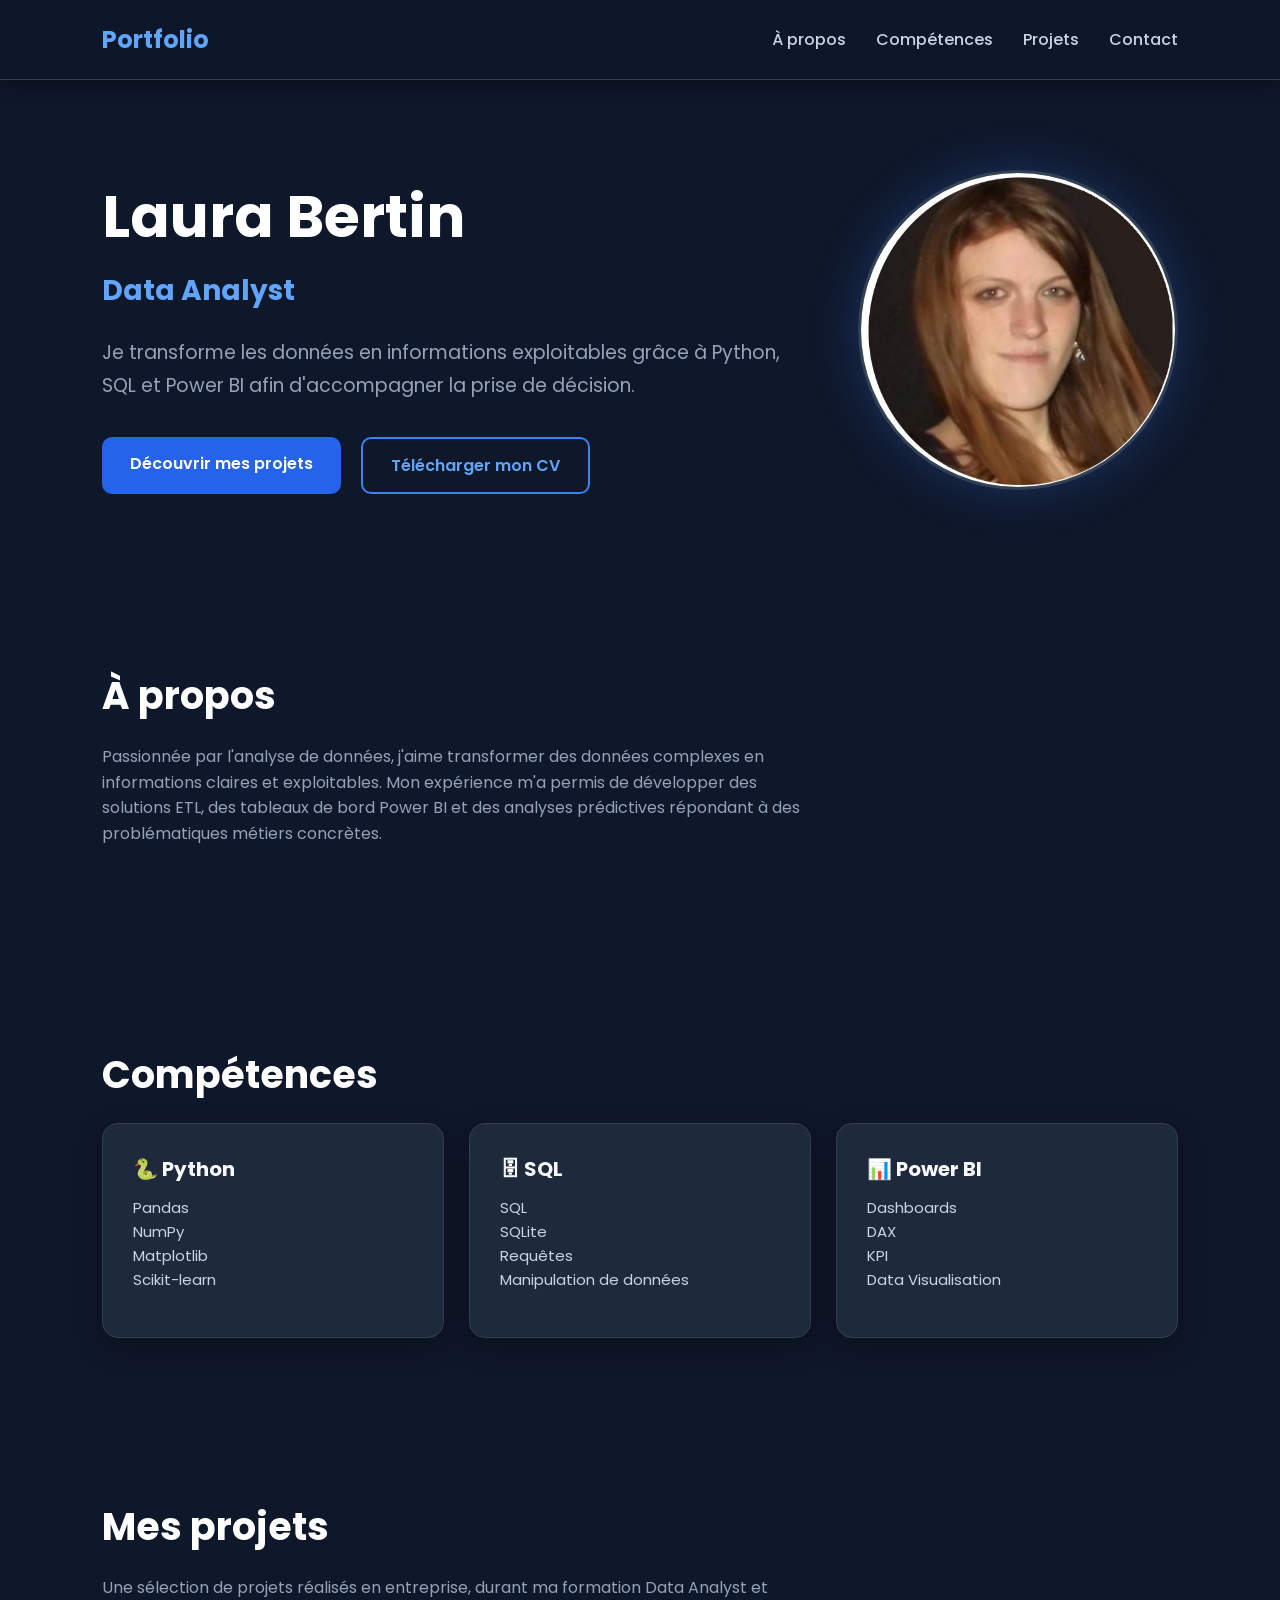
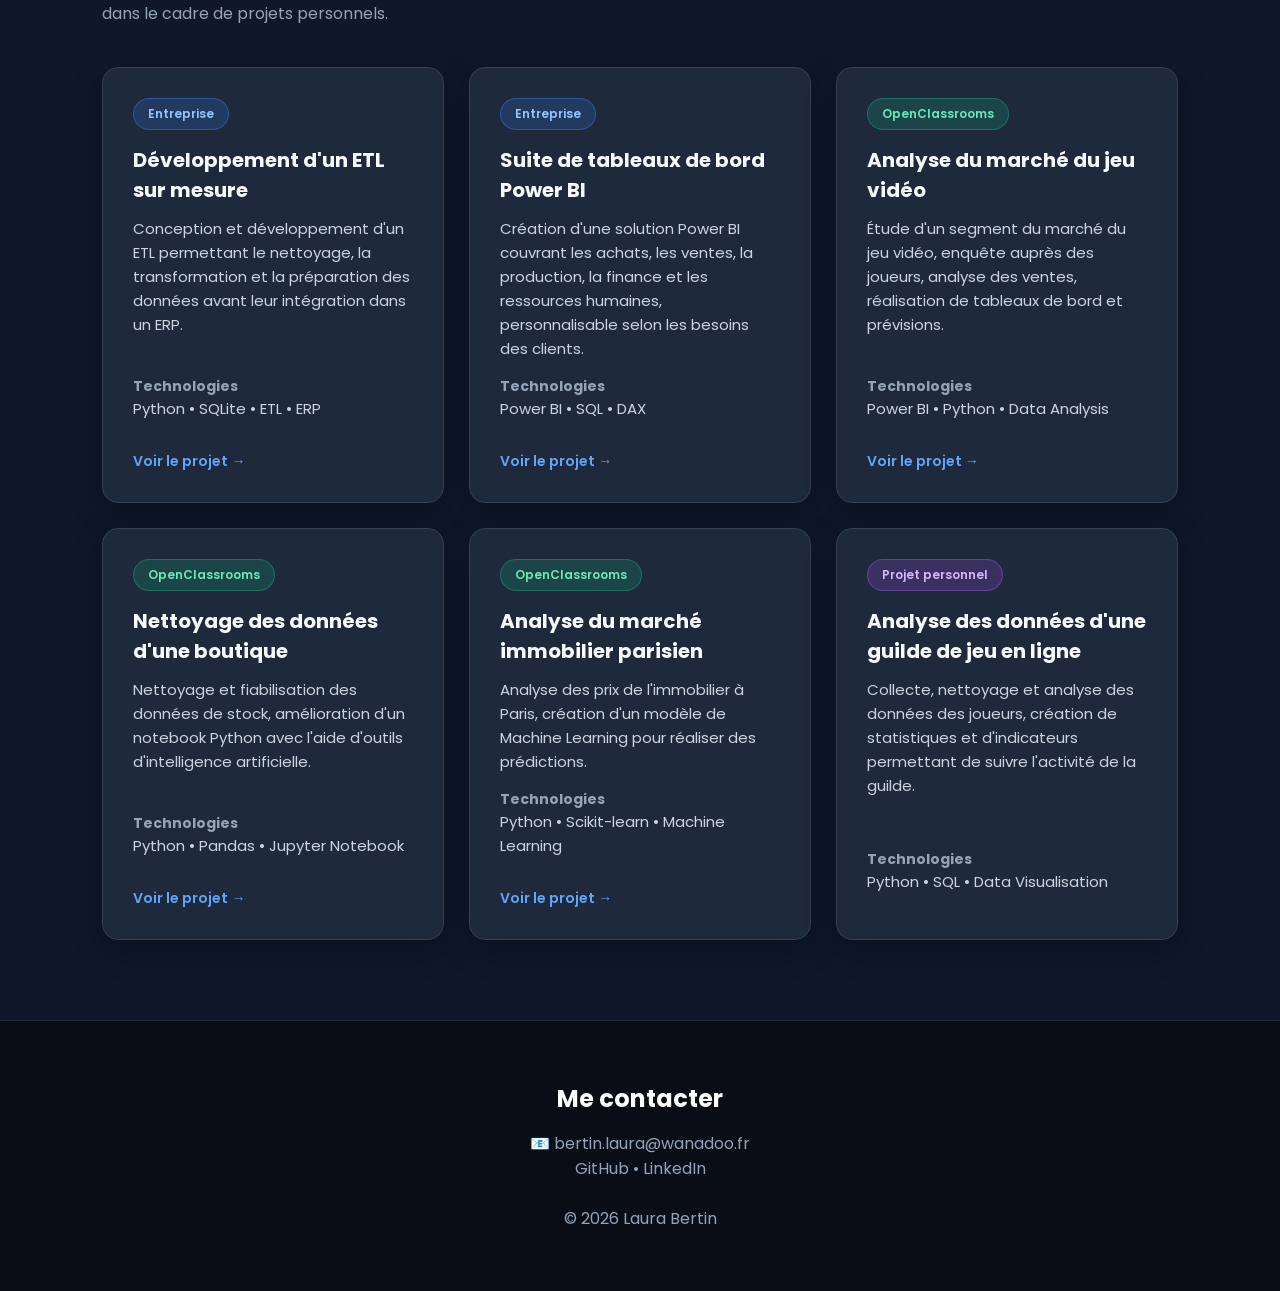
<file: index.html>
<!DOCTYPE html>
<html lang="fr">

<head>
    <meta charset="UTF-8">
    <meta name="viewport" content="width=device-width, initial-scale=1.0">
    <title>Laura Bertin | Data Analyst</title>

    <link rel="stylesheet" href="style.css">

    <!-- Police Google -->
    <link href="https://fonts.googleapis.com/css2?family=Poppins:wght@300;400;600;700&display=swap" rel="stylesheet">
</head>

<body>

    <!-- ===== Navigation ===== -->

    <nav>

        <div class="logo">Portfolio</div>

        <ul>
            <li><a href="#about">À propos</a></li>
            <li><a href="#skills">Compétences</a></li>
            <li><a href="#projects">Projets</a></li>
            <li><a href="#contact">Contact</a></li>
        </ul>

    </nav>

    <!-- ===== Hero ===== -->

    <header class="hero">

        <div class="hero-text">

            <h1>Laura Bertin</h1>

            <h2>Data Analyst</h2>

            <p>
                Je transforme les données en informations exploitables grâce à
                Python, SQL et Power BI afin d'accompagner la prise de décision.
            </p>

            <div class="buttons">

                <a href="#projects" class="btn-primary">
                    Découvrir mes projets
                </a>

                <a href="assets/cv.pdf" class="btn-secondary" target="_blank">
                    Télécharger mon CV
                </a>

            </div>

        </div>

        <div class="hero-image">

            <img src="assets/photo.jpg" alt="Laura Bertin">

        </div>

    </header>

    <!-- ===== À propos ===== -->

    <section id="about">

        <h2>À propos</h2>

        <p class="section-intro">

            Passionnée par l'analyse de données, j'aime transformer des données
            complexes en informations claires et exploitables.
            Mon expérience m'a permis de développer des solutions ETL,
            des tableaux de bord Power BI et des analyses prédictives
            répondant à des problématiques métiers concrètes.

        </p>

    </section>

    <!-- ===== Compétences ===== -->

    <section id="skills">

        <h2>Compétences</h2>

        <div class="cards">

            <div class="card">

                <h3>🐍 Python</h3>

                <p>
                    Pandas<br>
                    NumPy<br>
                    Matplotlib<br>
                    Scikit-learn
                </p>

            </div>

            <div class="card">

                <h3>🗄 SQL</h3>

                <p>
                    SQL<br>
                    SQLite<br>
                    Requêtes<br>
                    Manipulation de données
                </p>

            </div>

            <div class="card">

                <h3>📊 Power BI</h3>

                <p>
                    Dashboards<br>
                    DAX<br>
                    KPI<br>
                    Data Visualisation
                </p>

            </div>

        </div>

    </section>

    <!-- ===== Projets ===== -->

    <section id="projects">

        <h2>Mes projets</h2>

        <p class="section-intro">

            Une sélection de projets réalisés en entreprise, durant ma formation
            Data Analyst et dans le cadre de projets personnels.

        </p>

        <div class="cards">

            <!-- ETL -->

            <div class="card">

                <a href="pages/project-etl.html" class="badge pro">Entreprise</a>

                <h3>Développement d'un ETL sur mesure</h3>

                <p>

                    Conception et développement d'un ETL permettant
                    le nettoyage, la transformation et la préparation
                    des données avant leur intégration dans un ERP.

                </p>

                <strong>Technologies</strong>

                <p>
                    Python • SQLite • ETL • ERP
                </p>

                <a href="pages/project-etl.html" class="btn-detail">Voir le projet →</a>

            </div>

            <!-- POWER BI -->

            <div class="card">

                <a href="pages/project-powerbi.html" class="badge pro">Entreprise</a>

                

                <h3>Suite de tableaux de bord Power BI</h3>

                <p>

                    Création d'une solution Power BI couvrant
                    les achats, les ventes, la production,
                    la finance et les ressources humaines,
                    personnalisable selon les besoins des clients.

                </p>

                <strong>Technologies</strong>

                <p>
                    Power BI • SQL • DAX
                </p>

                <a href="pages/project-powerbi.html" class="btn-detail">Voir le projet →</a>

            </div>

            <!-- JEU VIDEO -->

            <div class="card">
                <a href="pages/project-videogames.html" class="badge formation">OpenClassrooms</a>

                <h3>Analyse du marché du jeu vidéo</h3>

                <p>

                    Étude d'un segment du marché du jeu vidéo,
                    enquête auprès des joueurs, analyse des ventes,
                    réalisation de tableaux de bord et prévisions.

                </p>

                <strong>Technologies</strong>

                <p>
                    Power BI • Python • Data Analysis
                </p>
                <a href="pages/project-videogames.html" class="btn-detail">Voir le projet →</a>
            </div>

            <!-- BOUTIQUE -->

            <div class="card">

                <a href="pages/project-boutique.html" class="badge formation">OpenClassrooms</a>

                <h3>Nettoyage des données d'une boutique</h3>

                <p>

                    Nettoyage et fiabilisation des données de stock,
                    amélioration d'un notebook Python
                    avec l'aide d'outils d'intelligence artificielle.

                </p>

                <strong>Technologies</strong>

                <p>
                    Python • Pandas • Jupyter Notebook
                </p>
                <a href="pages/project-boutique.html" class="btn-detail">Voir le projet →</a>
            </div>

            <!-- IMMOBILIER -->

            <div class="card">
                <a href="pages/project-immobilier.html" class="badge formation">OpenClassrooms</a>
                <h3>Analyse du marché immobilier parisien</h3>
                <p>
                    Analyse des prix de l'immobilier à Paris, création d'un modèle de Machine Learning pour réaliser des prédictions.
                </p>
                <strong>Technologies</strong>
                <p>
                    Python • Scikit-learn • Machine Learning
                </p>
                <a href="pages/project-immobilier.html" class="btn-detail">Voir le projet →</a>
            </div>

            <!-- GUILDE -->

            <div class="card">

                <span class="badge perso">Projet personnel</span>

                <h3>Analyse des données d'une guilde de jeu en ligne</h3>

                <p>

                    Collecte, nettoyage et analyse des données des joueurs,
                    création de statistiques et d'indicateurs
                    permettant de suivre l'activité de la guilde.

                </p>

                <strong>Technologies</strong>

                <p>
                    Python • SQL • Data Visualisation
                </p>

            </div>

        </div>

    </section>

    <!-- ===== Contact ===== -->

    <footer id="contact">

        <h2>Me contacter</h2>

        <p>
            📧 bertin.laura@wanadoo.fr
        </p>

        <p>
            GitHub • LinkedIn
        </p>

        <p style="margin-top:25px;">
            © 2026 Laura Bertin
        </p>

    </footer>

    <script src="script.js"></script>

</body>

</html>
</file>
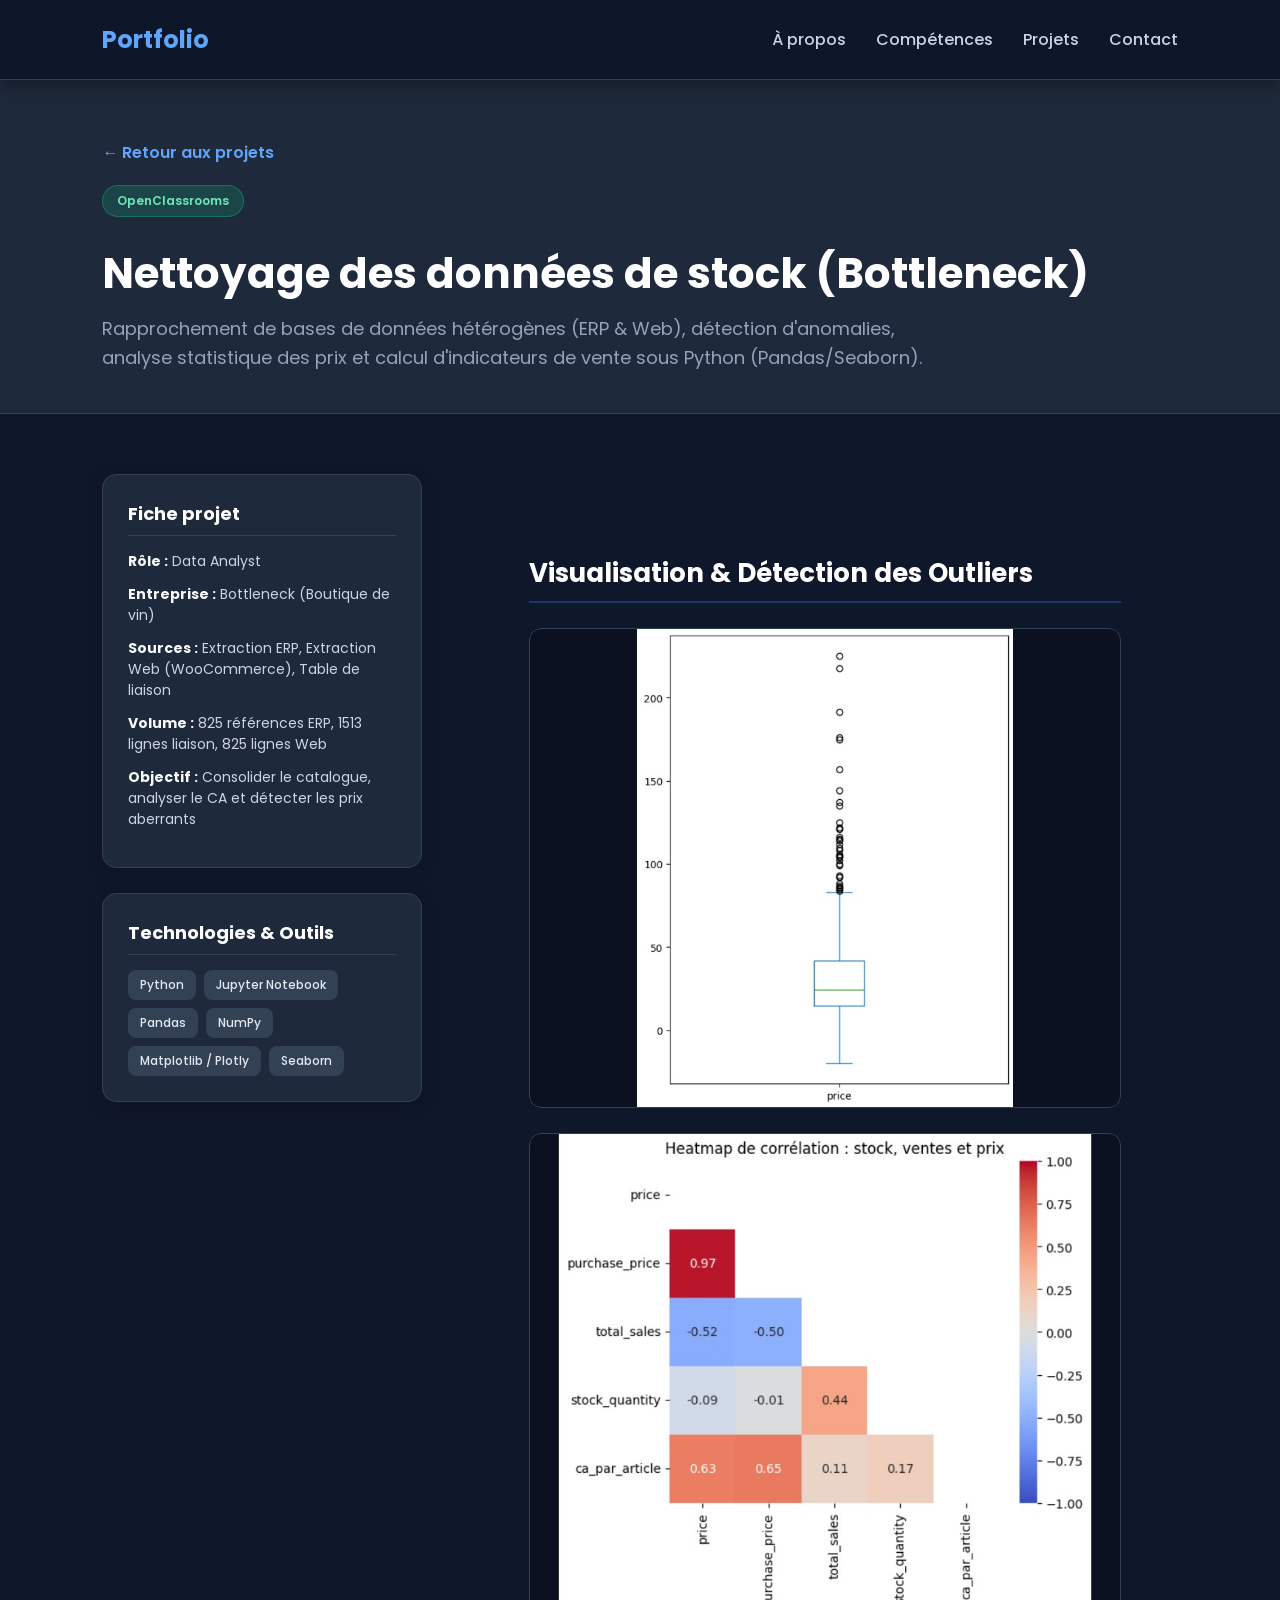
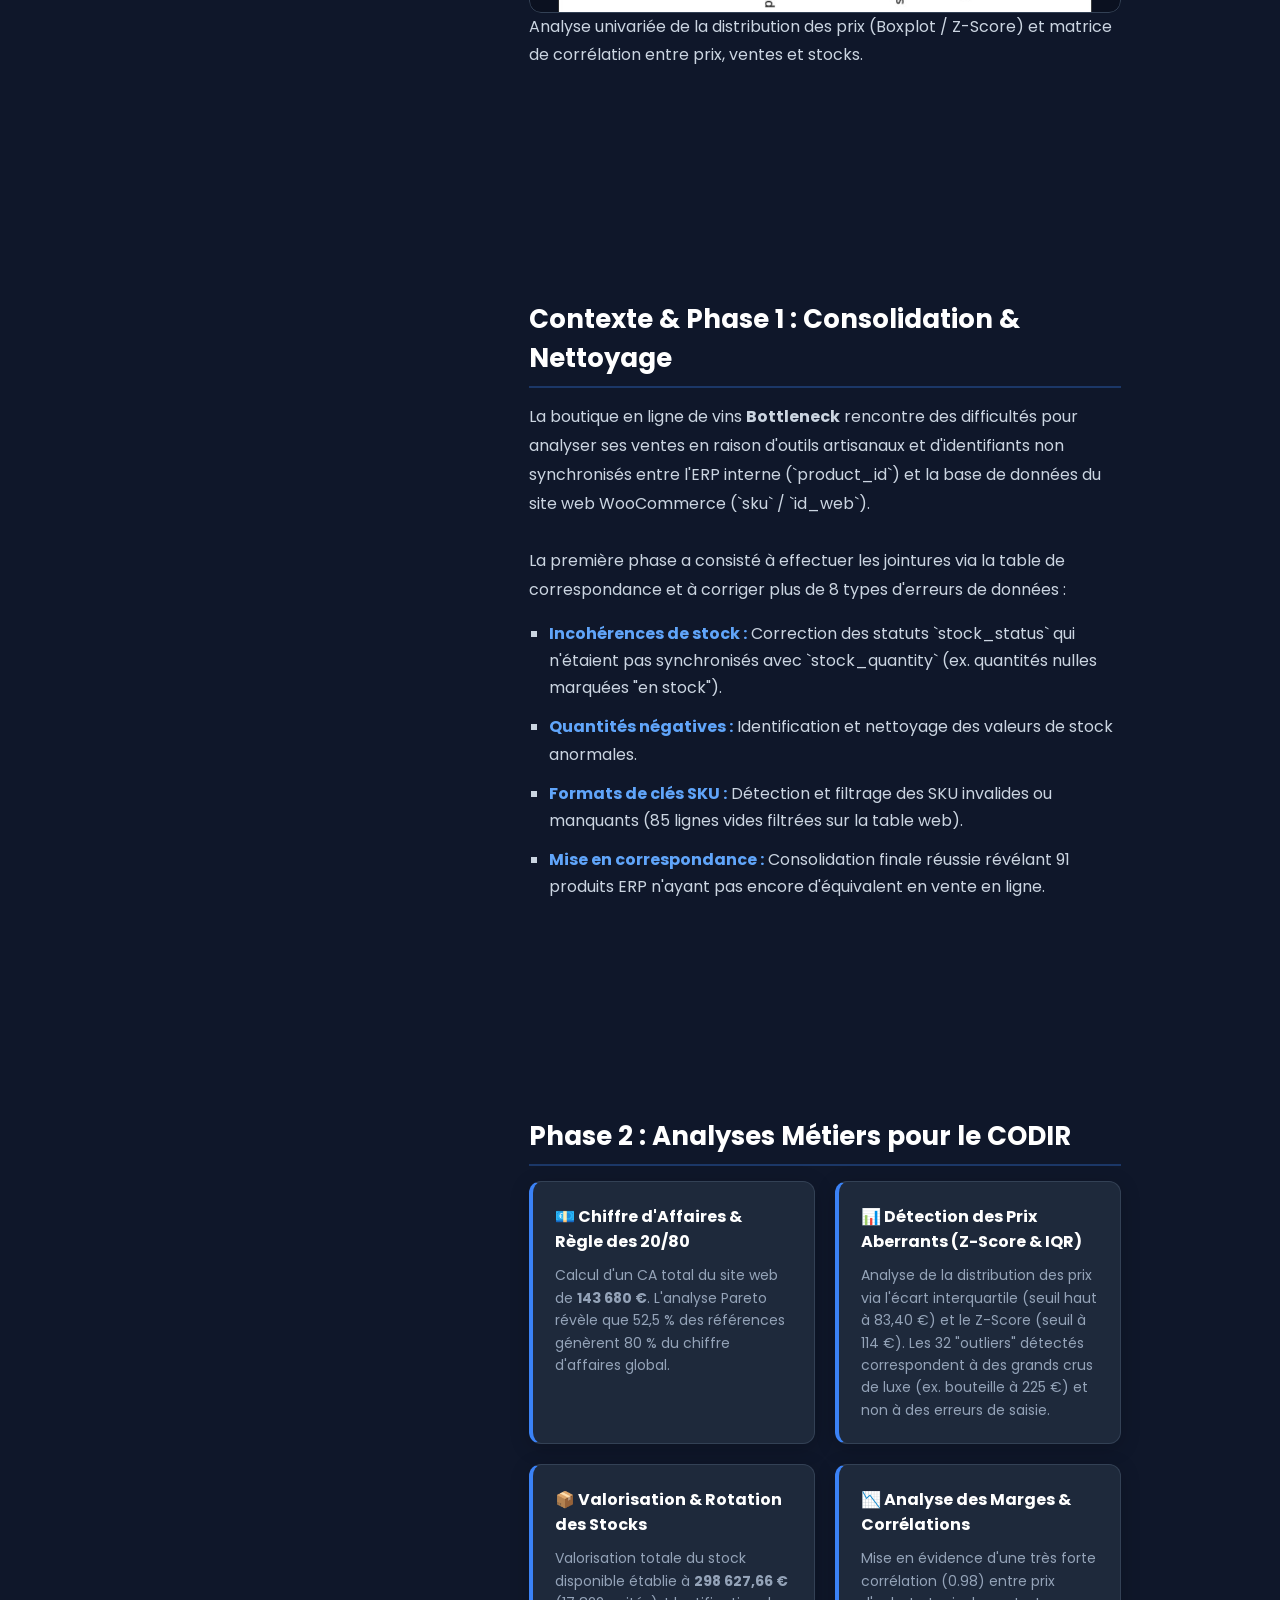
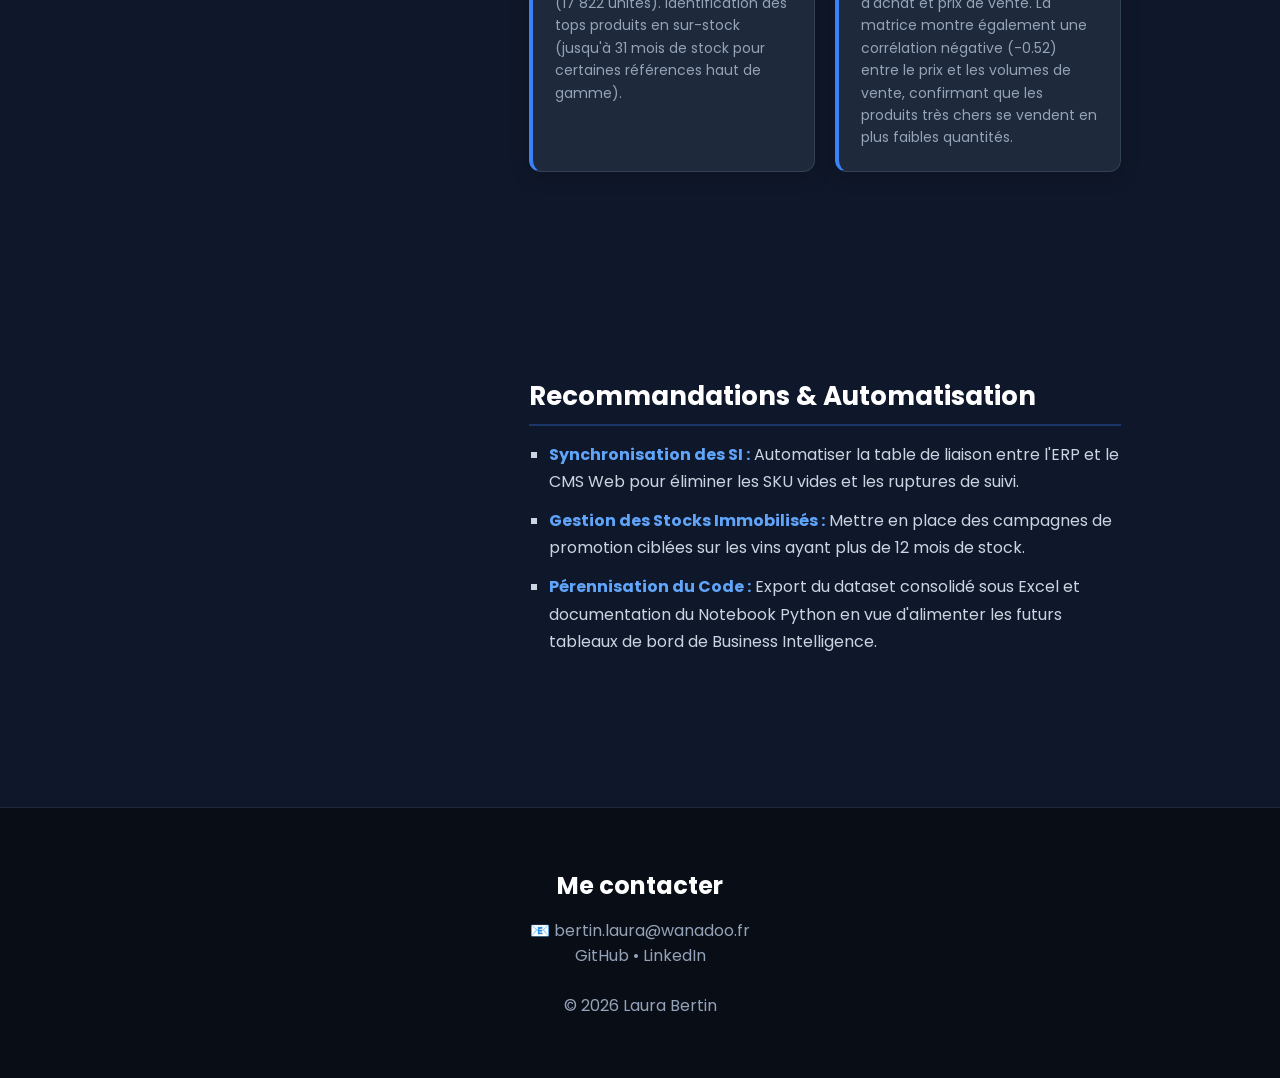
<file: pages/project-boutique.html>
<!DOCTYPE html>
<html lang="fr">

<head>
    <meta charset="UTF-8">
    <meta name="viewport" content="width=device-width, initial-scale=1.0">
    <title>Nettoyage des données de stock d'une boutique | Laura Bertin</title>

    <link rel="stylesheet" href="../style.css">

    <!-- Police Google -->
    <link href="https://fonts.googleapis.com/css2?family=Poppins:wght@300;400;600;700&display=swap" rel="stylesheet">
</head>

<body>

    <!-- ===== Navigation ===== -->

    <nav>

        <div class="logo"><a href="../index.html" style="text-decoration:none; color:inherit;">Portfolio</a></div>

        <ul>
            <li><a href="../index.html#about">À propos</a></li>
            <li><a href="../index.html#skills">Compétences</a></li>
            <li><a href="../index.html#projects">Projets</a></li>
            <li><a href="../index.html#contact">Contact</a></li>
        </ul>

    </nav>

    <!-- ===== En-tête Projet ===== -->

    <header class="project-header">

        <a href="../index.html#projects" class="back-link">← Retour aux projets</a>

        <div class="project-title-area">
            <span class="badge formation">OpenClassrooms</span>
            <h1>Nettoyage des données de stock (Bottleneck)</h1>
            <p class="subtitle">Rapprochement de bases de données hétérogènes (ERP & Web), détection d'anomalies, analyse statistique des prix et calcul d'indicateurs de vente sous Python (Pandas/Seaborn).</p>
        </div>

    </header>

    <!-- ===== Contenu Détaillé du Projet ===== -->

    <main class="project-detail-container">

        <!-- Barres d'informations latérales -->
        <aside class="project-sidebar">

            <div class="sidebar-card">
                <h3>Fiche projet</h3>
                <ul>
                    <li><strong>Rôle :</strong> Data Analyst</li>
                    <li><strong>Entreprise :</strong> Bottleneck (Boutique de vin)</li>
                    <li><strong>Sources :</strong> Extraction ERP, Extraction Web (WooCommerce), Table de liaison</li>
                    <li><strong>Volume :</strong> 825 références ERP, 1513 lignes liaison, 825 lignes Web</li>
                    <li><strong>Objectif :</strong> Consolider le catalogue, analyser le CA et détecter les prix aberrants</li>
                </ul>
            </div>

            <div class="sidebar-card">
                <h3>Technologies & Outils</h3>
                <div class="tech-tags">
                    <span class="tag">Python</span>
                    <span class="tag">Jupyter Notebook</span>
                    <span class="tag">Pandas</span>
                    <span class="tag">NumPy</span>
                    <span class="tag">Matplotlib / Plotly</span>
                    <span class="tag">Seaborn</span>
                </div>
            </div>

        </aside>

        <!-- Description principale -->
        <article class="project-content">

            <!-- Section Capture d'écran -->
            <section class="project-section">
                <h2>Visualisation & Détection des Outliers</h2>
                <div class="project-media">
                    <div class="project-gallery">
                        <img src="../assets/boutique-screenshot1.jpg" alt="Boîte à moustaches et détection des outliers sur les prix" class="project-img">
                        <img src="../assets/boutique-screenshot2.jpg" alt="Heatmap de corrélation prix, ventes et stocks" class="project-img">
                    </div>
                    <p class="img-caption">Analyse univariée de la distribution des prix (Boxplot / Z-Score) et matrice de corrélation entre prix, ventes et stocks.</p>
                </div>
            </section>

            <section class="project-section">
                <h2>Contexte & Phase 1 : Consolidation & Nettoyage</h2>
                <p>
                    La boutique en ligne de vins <strong>Bottleneck</strong> rencontre des difficultés pour analyser ses ventes en raison d'outils artisanaux et d'identifiants non synchronisés entre l'ERP interne (`product_id`) et la base de données du site web WooCommerce (`sku` / `id_web`).
                    <br><br>
                    La première phase a consisté à effectuer les jointures via la table de correspondance et à corriger plus de 8 types d'erreurs de données :
                </p>
                <ul class="impact-list" style="margin-top: 15px;">
                    <li><strong>Incohérences de stock :</strong> Correction des statuts `stock_status` qui n'étaient pas synchronisés avec `stock_quantity` (ex. quantités nulles marquées "en stock").</li>
                    <li><strong>Quantités négatives :</strong> Identification et nettoyage des valeurs de stock anormales.</li>
                    <li><strong>Formats de clés SKU :</strong> Détection et filtrage des SKU invalides ou manquants (85 lignes vides filtrées sur la table web).</li>
                    <li><strong>Mise en correspondance :</strong> Consolidation finale réussie révélant 91 produits ERP n'ayant pas encore d'équivalent en vente en ligne.</li>
                </ul>
            </section>

            <section class="project-section">
                <h2>Phase 2 : Analyses Métiers pour le CODIR</h2>
                <div class="features-grid">

                    <div class="feature-item">
                        <h3>💶 Chiffre d'Affaires & Règle des 20/80</h3>
                        <p>Calcul d'un CA total du site web de <strong>143 680 €</strong>. L'analyse Pareto révèle que 52,5 % des références génèrent 80 % du chiffre d'affaires global.</p>
                    </div>

                    <div class="feature-item">
                        <h3>📊 Détection des Prix Aberrants (Z-Score & IQR)</h3>
                        <p>Analyse de la distribution des prix via l'écart interquartile (seuil haut à 83,40 €) et le Z-Score (seuil à 114 €). Les 32 "outliers" détectés correspondent à des grands crus de luxe (ex. bouteille à 225 €) et non à des erreurs de saisie.</p>
                    </div>

                    <div class="feature-item">
                        <h3>📦 Valorisation & Rotation des Stocks</h3>
                        <p>Valorisation totale du stock disponible établie à <strong>298 627,66 €</strong> (17 822 unités). Identification des tops produits en sur-stock (jusqu'à 31 mois de stock pour certaines références haut de gamme).</p>
                    </div>

                    <div class="feature-item">
                        <h3>📉 Analyse des Marges & Corrélations</h3>
                        <p>Mise en évidence d'une très forte corrélation (0.98) entre prix d'achat et prix de vente. La matrice montre également une corrélation négative (-0.52) entre le prix et les volumes de vente, confirmant que les produits très chers se vendent en plus faibles quantités.</p>
                    </div>

                </div>
            </section>

            <section class="project-section">
                <h2>Recommandations & Automatisation</h2>
                <ul class="impact-list">
                    <li><strong>Synchronisation des SI :</strong> Automatiser la table de liaison entre l'ERP et le CMS Web pour éliminer les SKU vides et les ruptures de suivi.</li>
                    <li><strong>Gestion des Stocks Immobilisés :</strong> Mettre en place des campagnes de promotion ciblées sur les vins ayant plus de 12 mois de stock.</li>
                    <li><strong>Pérennisation du Code :</strong> Export du dataset consolidé sous Excel et documentation du Notebook Python en vue d'alimenter les futurs tableaux de bord de Business Intelligence.</li>
                </ul>
            </section>

        </article>

    </main>

    <!-- ===== Contact Footer ===== -->

    <footer id="contact">

        <h2>Me contacter</h2>

        <p>
            📧 bertin.laura@wanadoo.fr
        </p>

        <p>
            GitHub • LinkedIn
        </p>

        <p style="margin-top:25px;">
            © 2026 Laura Bertin
        </p>

    </footer>
    <script src="../script.js"></script>
</body>

</html>
</file>
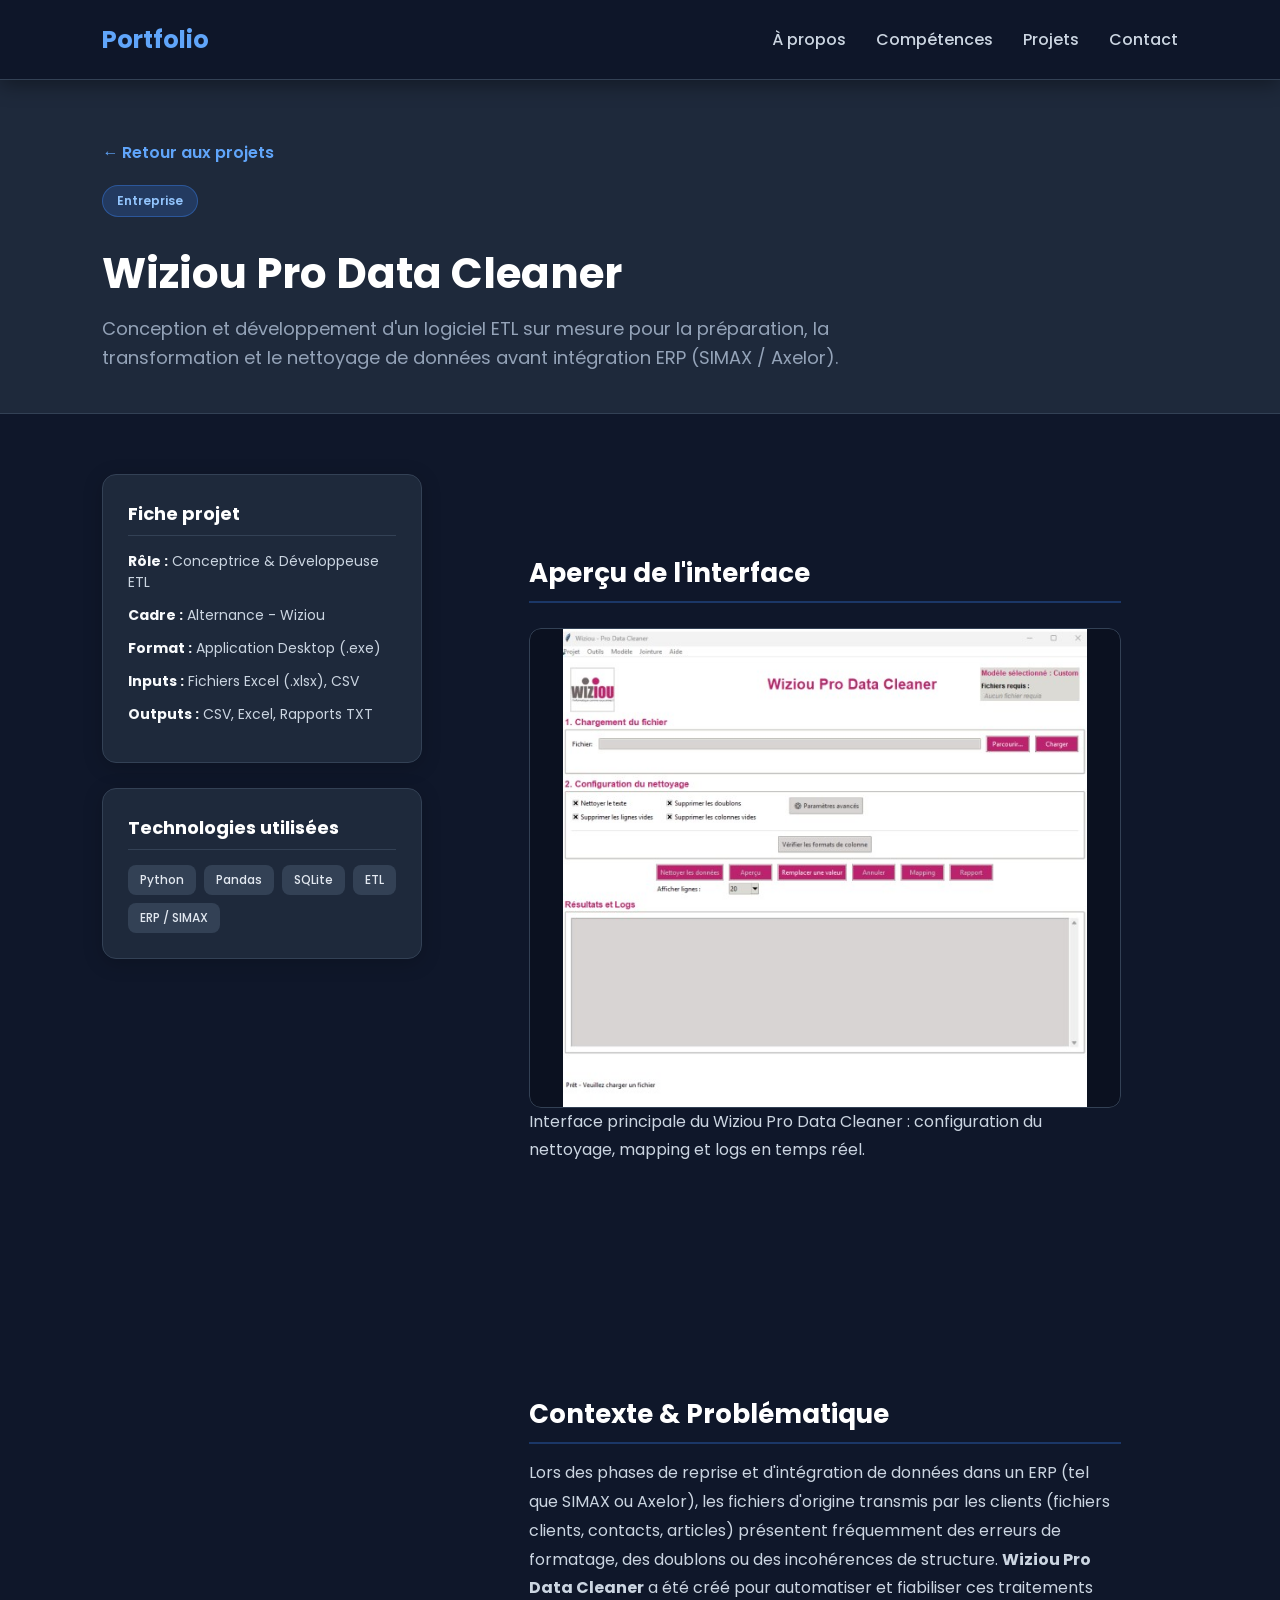
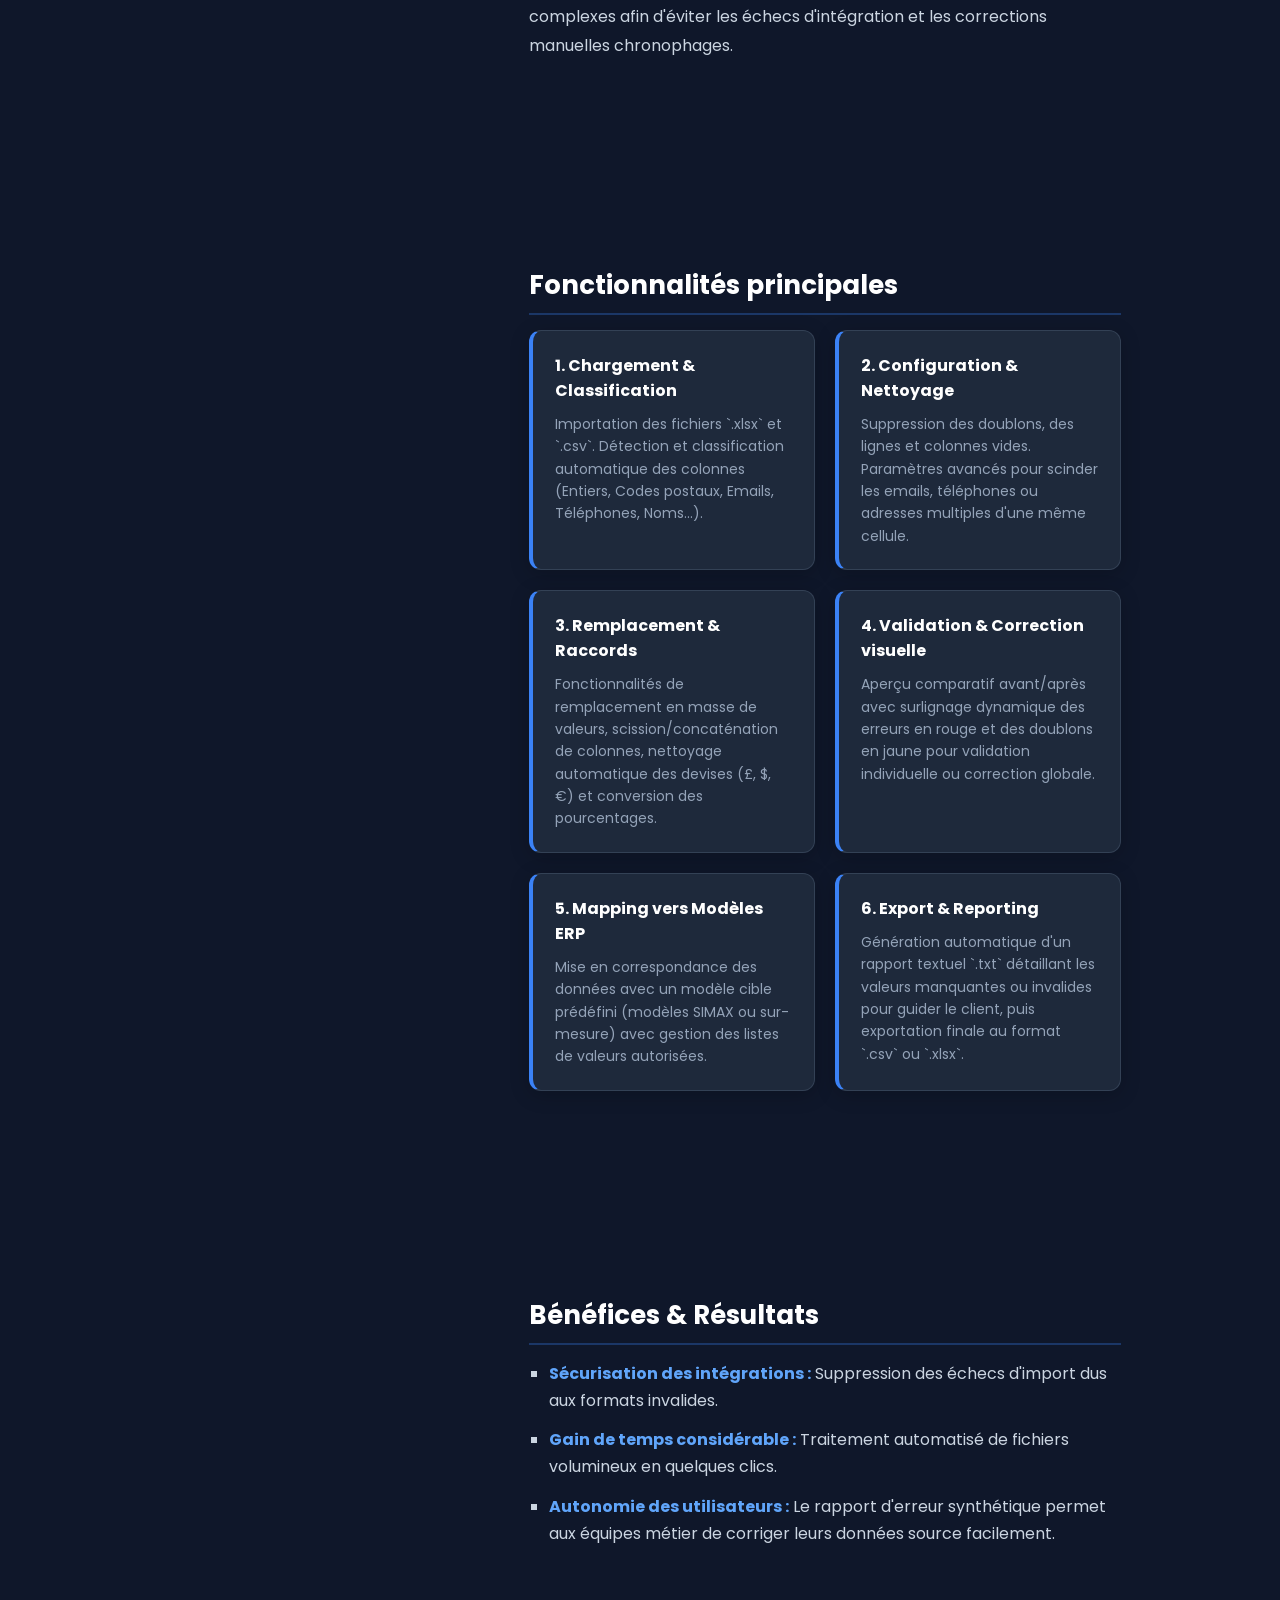
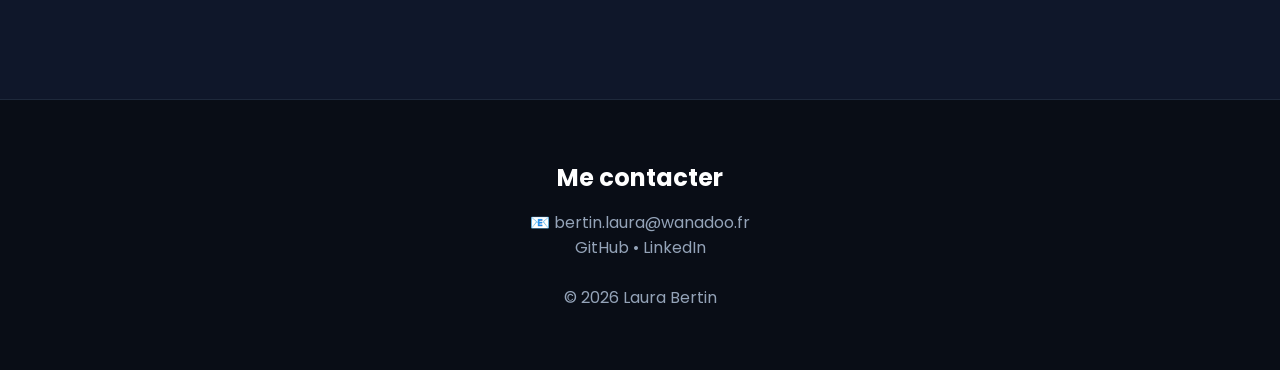
<file: pages/project-etl.html>
<!DOCTYPE html>
<html lang="fr">

<head>
    <meta charset="UTF-8">
    <meta name="viewport" content="width=device-width, initial-scale=1.0">
    <title>Wiziou Pro Data Cleaner | Laura Bertin</title>

    <link rel="stylesheet" href="../style.css">

    <!-- Police Google -->
    <link href="https://fonts.googleapis.com/css2?family=Poppins:wght@300;400;600;700&display=swap" rel="stylesheet">
</head>

<body>

    <!-- ===== Navigation ===== -->

    <nav>

        <div class="logo"><a href="../index.html" style="text-decoration:none; color:inherit;">Portfolio</a></div>

        <ul>
            <li><a href="../index.html#about">À propos</a></li>
            <li><a href="../index.html#skills">Compétences</a></li>
            <li><a href="../index.html#projects">Projets</a></li>
            <li><a href="../index.html#contact">Contact</a></li>
        </ul>

    </nav>

    <!-- ===== En-tête Projet ===== -->

    <header class="project-header">

        <a href="../index.html#projects" class="back-link">← Retour aux projets</a>

        <div class="project-title-area">
            <span class="badge pro">Entreprise</span>
            <h1>Wiziou Pro Data Cleaner</h1>
            <p class="subtitle">Conception et développement d'un logiciel ETL sur mesure pour la préparation, la transformation et le nettoyage de données avant intégration ERP (SIMAX / Axelor).</p>
        </div>

    </header>

    <!-- ===== Contenu Détaillé du Projet ===== -->

    <main class="project-detail-container">

        <!-- Barres d'informations latérales -->
        <aside class="project-sidebar">

            <div class="sidebar-card">
                <h3>Fiche projet</h3>
                <ul>
                    <li><strong>Rôle :</strong> Conceptrice & Développeuse ETL</li>
                    <li><strong>Cadre :</strong> Alternance - Wiziou</li>
                    <li><strong>Format :</strong> Application Desktop (.exe)</li>
                    <li><strong>Inputs :</strong> Fichiers Excel (.xlsx), CSV</li>
                    <li><strong>Outputs :</strong> CSV, Excel, Rapports TXT</li>
                </ul>
            </div>

            <div class="sidebar-card">
                <h3>Technologies utilisées</h3>
                <div class="tech-tags">
                    <span class="tag">Python</span>
                    <span class="tag">Pandas</span>
                    <span class="tag">SQLite</span>
                    <span class="tag">ETL</span>
                    <span class="tag">ERP / SIMAX</span>
                </div>
            </div>

        </aside>

        <!-- Description principale -->
        <article class="project-content">

            <!-- Section Capture d'écran -->
            <section class="project-section">
                <h2>Aperçu de l'interface</h2>
                <div class="project-media">
                    <img src="../assets/etl-screenshot.jpg" alt="Interface Wiziou Pro Data Cleaner" class="project-img">
                    <p class="img-caption">Interface principale du Wiziou Pro Data Cleaner : configuration du nettoyage, mapping et logs en temps réel.</p>
                </div>
            </section>

            <section class="project-section">
                <h2>Contexte & Problématique</h2>
                <p>
                    Lors des phases de reprise et d'intégration de données dans un ERP (tel que SIMAX ou Axelor), les fichiers d'origine transmis par les clients (fichiers clients, contacts, articles) présentent fréquemment des erreurs de formatage, des doublons ou des incohérences de structure. 
                    <strong>Wiziou Pro Data Cleaner</strong> a été créé pour automatiser et fiabiliser ces traitements complexes afin d'éviter les échecs d'intégration et les corrections manuelles chronophages.
                </p>
            </section>

            <section class="project-section">
                <h2>Fonctionnalités principales</h2>

                <div class="features-grid">

                    <div class="feature-item">
                        <h3>1. Chargement & Classification</h3>
                        <p>Importation des fichiers `.xlsx` et `.csv`. Détection et classification automatique des colonnes (Entiers, Codes postaux, Emails, Téléphones, Noms...).</p>
                    </div>

                    <div class="feature-item">
                        <h3>2. Configuration & Nettoyage</h3>
                        <p>Suppression des doublons, des lignes et colonnes vides. Paramètres avancés pour scinder les emails, téléphones ou adresses multiples d'une même cellule.</p>
                    </div>

                    <div class="feature-item">
                        <h3>3. Remplacement & Raccords</h3>
                        <p>Fonctionnalités de remplacement en masse de valeurs, scission/concaténation de colonnes, nettoyage automatique des devises (£, $, €) et conversion des pourcentages.</p>
                    </div>

                    <div class="feature-item">
                        <h3>4. Validation & Correction visuelle</h3>
                        <p>Aperçu comparatif avant/après avec surlignage dynamique des erreurs en rouge et des doublons en jaune pour validation individuelle ou correction globale.</p>
                    </div>

                    <div class="feature-item">
                        <h3>5. Mapping vers Modèles ERP</h3>
                        <p>Mise en correspondance des données avec un modèle cible prédéfini (modèles SIMAX ou sur-mesure) avec gestion des listes de valeurs autorisées.</p>
                    </div>

                    <div class="feature-item">
                        <h3>6. Export & Reporting</h3>
                        <p>Génération automatique d'un rapport textuel `.txt` détaillant les valeurs manquantes ou invalides pour guider le client, puis exportation finale au format `.csv` ou `.xlsx`.</p>
                    </div>

                </div>
            </section>

            <section class="project-section">
                <h2>Bénéfices & Résultats</h2>
                <ul class="impact-list">
                    <li><strong>Sécurisation des intégrations :</strong> Suppression des échecs d'import dus aux formats invalides.</li>
                    <li><strong>Gain de temps considérable :</strong> Traitement automatisé de fichiers volumineux en quelques clics.</li>
                    <li><strong>Autonomie des utilisateurs :</strong> Le rapport d'erreur synthétique permet aux équipes métier de corriger leurs données source facilement.</li>
                </ul>
            </section>

        </article>

    </main>

    <!-- ===== Contact Footer ===== -->

    <footer id="contact">

        <h2>Me contacter</h2>

        <p>
            📧 bertin.laura@wanadoo.fr
        </p>

        <p>
            GitHub • LinkedIn
        </p>

        <p style="margin-top:25px;">
            © 2026 Laura Bertin
        </p>

    </footer>
    <script src="../script.js"></script>
</body>

</html>
</file>
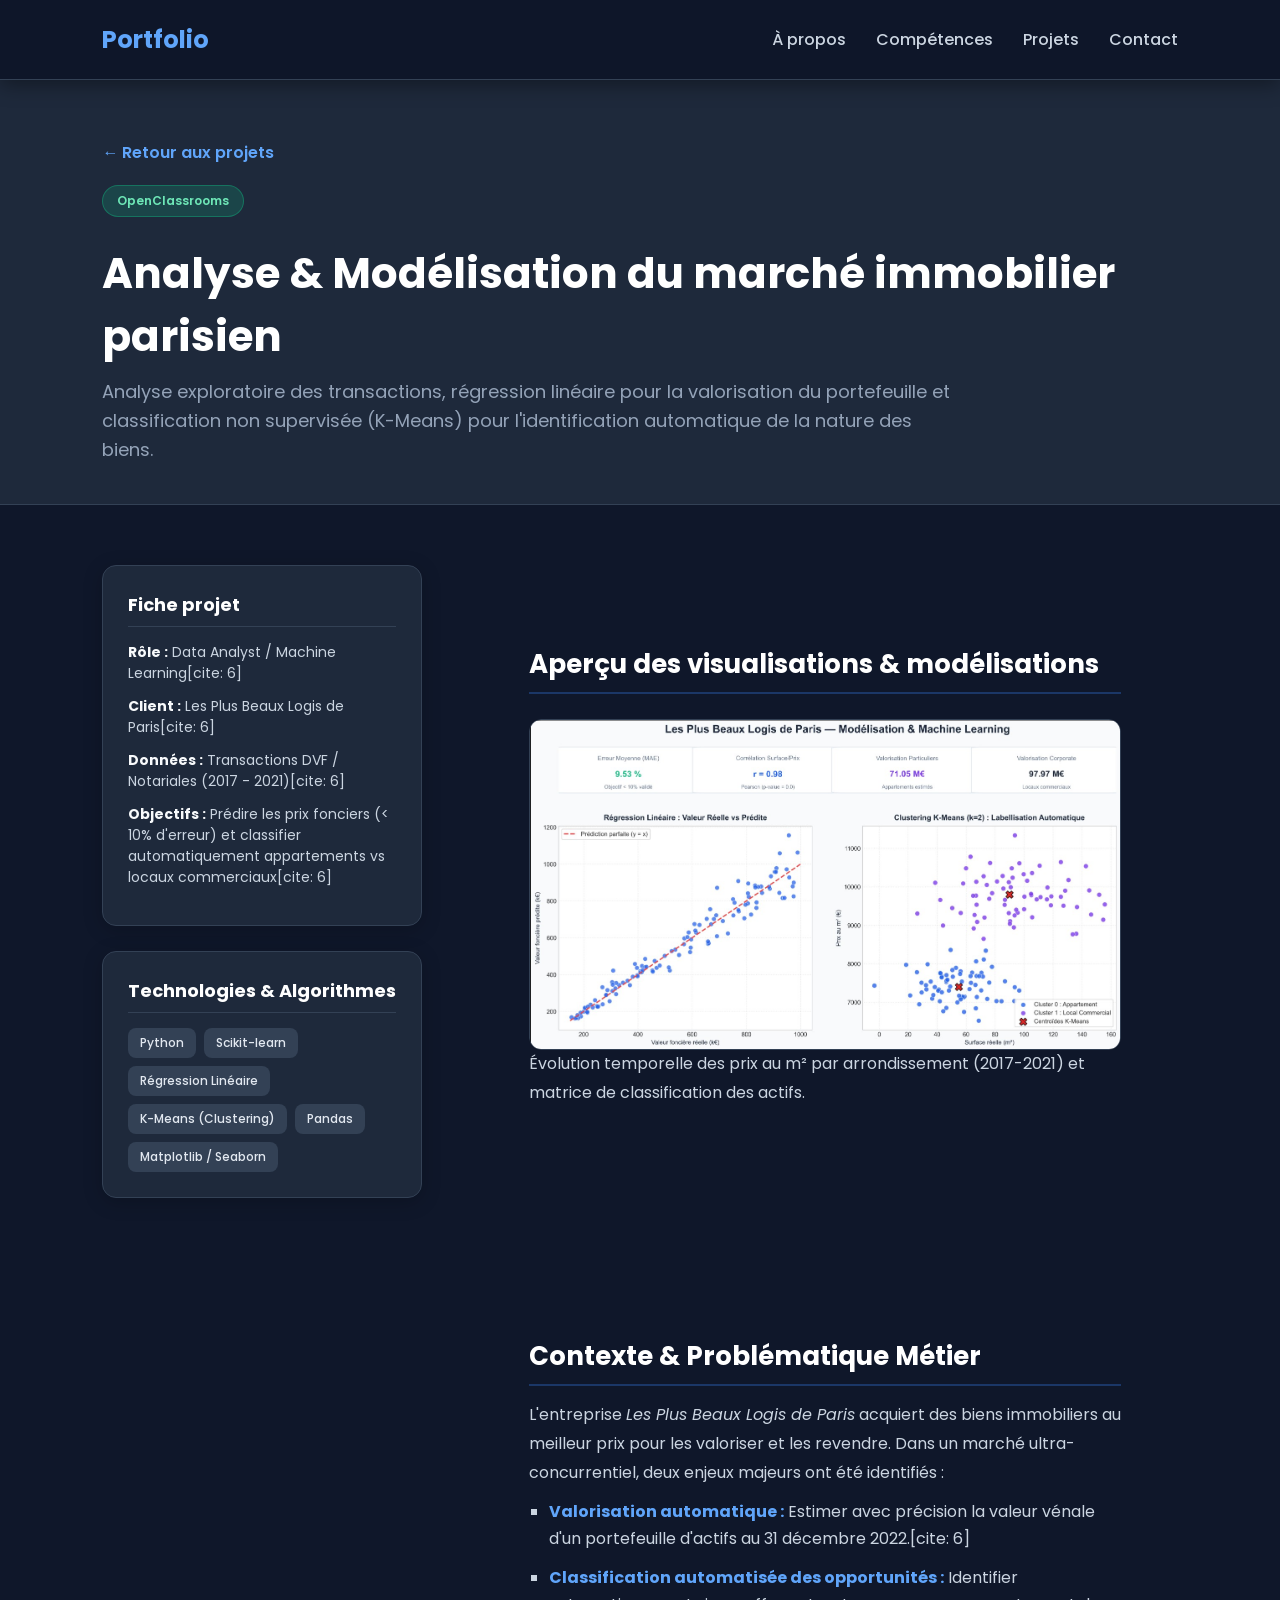
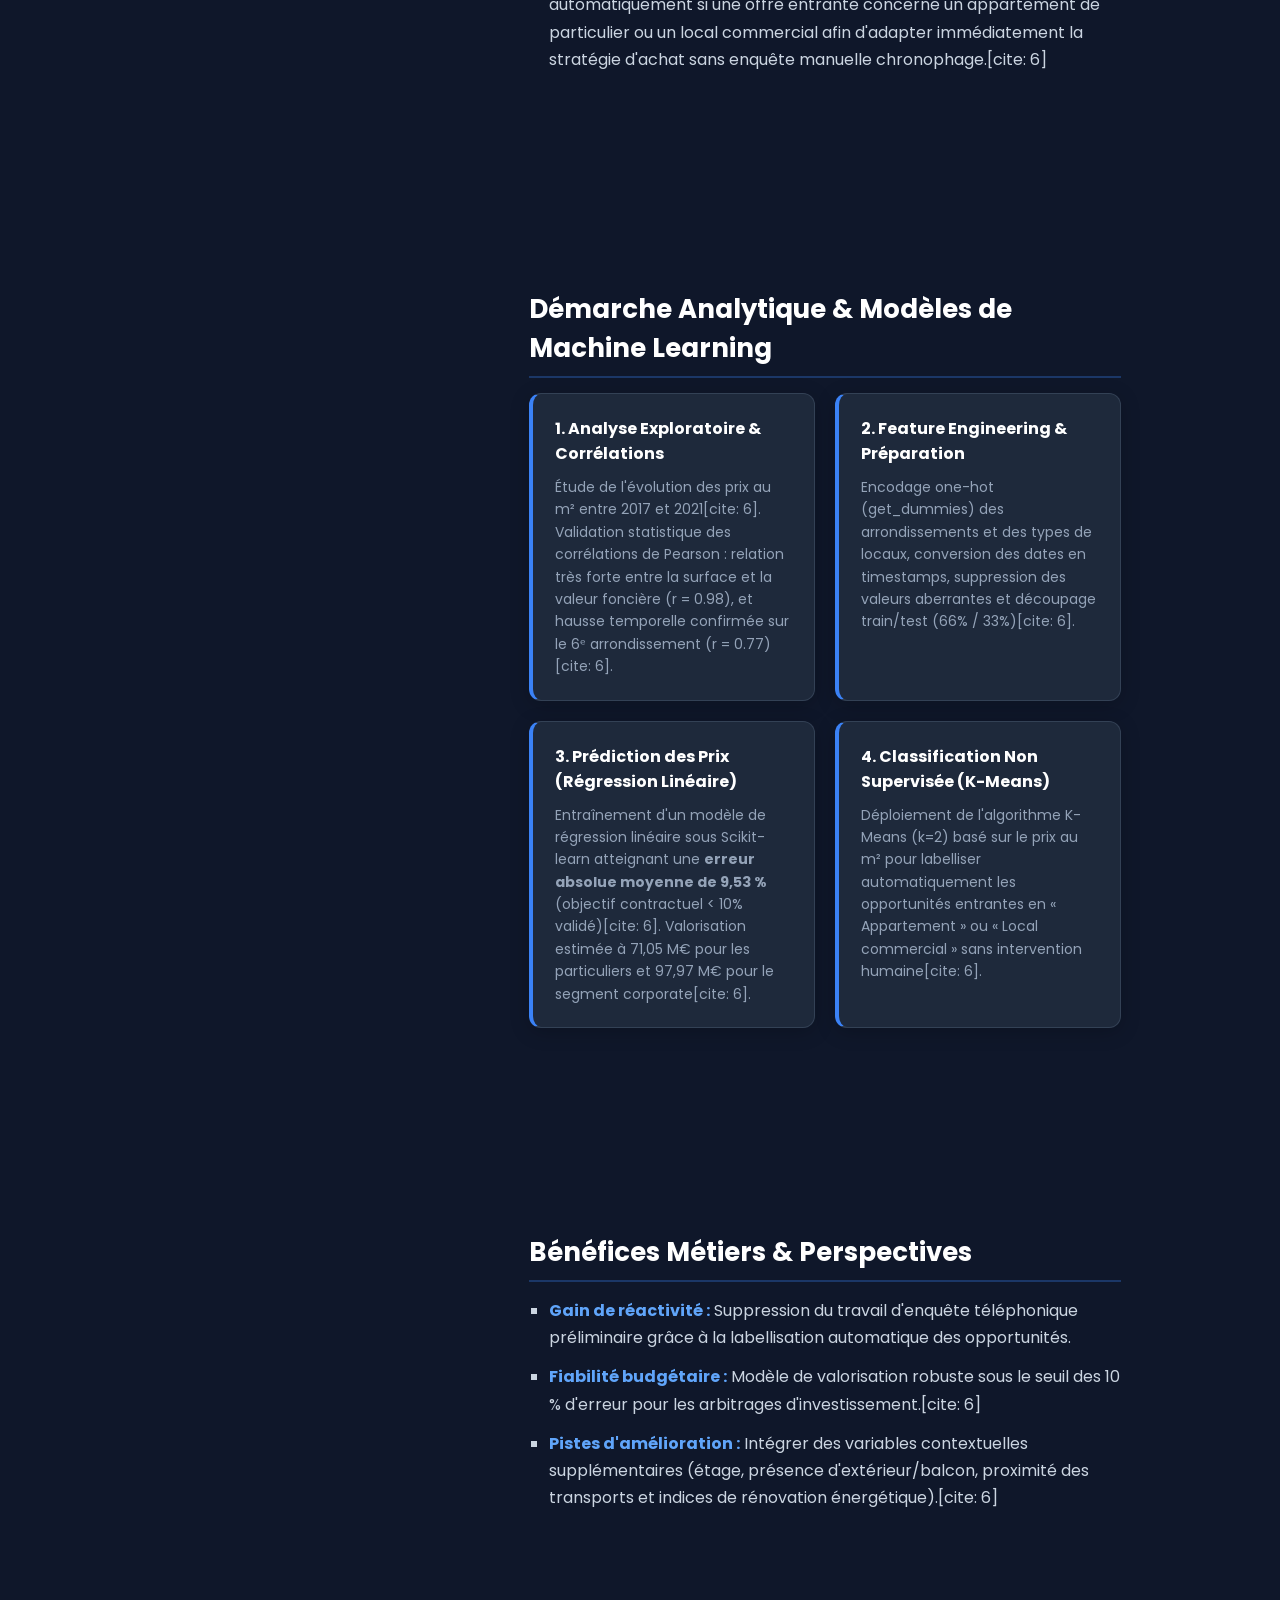
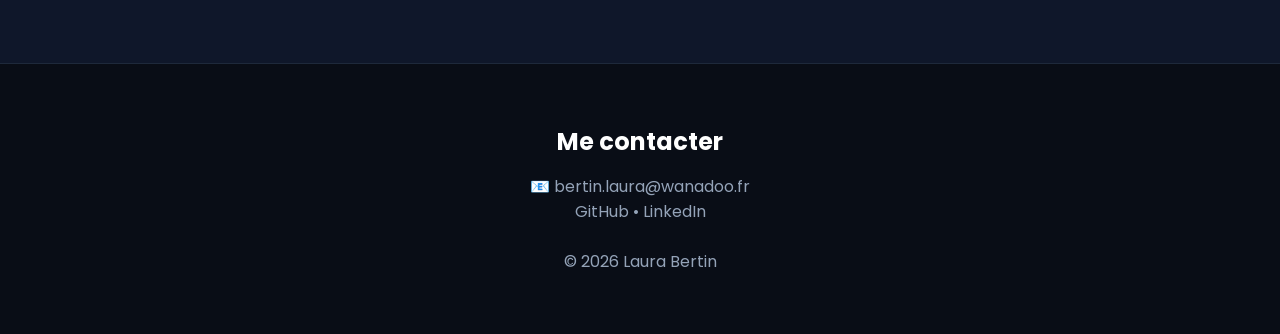
<file: pages/project-immobilier.html>
<!DOCTYPE html>
<html lang="fr">

<head>
    <meta charset="UTF-8">
    <meta name="viewport" content="width=device-width, initial-scale=1.0">
    <title>Analyse & Valorisation du Marché Immobilier Parisien | Laura Bertin</title>

    <link rel="stylesheet" href="../style.css">

    <!-- Police Google -->
    <link href="https://fonts.googleapis.com/css2?family=Poppins:wght@300;400;600;700&display=swap" rel="stylesheet">
</head>

<body>

    <!-- ===== Navigation ===== -->

    <nav>

        <div class="logo"><a href="../index.html" style="text-decoration:none; color:inherit;">Portfolio</a></div>

        <ul>
            <li><a href="../index.html#about">À propos</a></li>
            <li><a href="../index.html#skills">Compétences</a></li>
            <li><a href="../index.html#projects">Projets</a></li>
            <li><a href="../index.html#contact">Contact</a></li>
        </ul>

    </nav>

    <!-- ===== En-tête Projet ===== -->

    <header class="project-header">

        <a href="../index.html#projects" class="back-link">← Retour aux projets</a>

        <div class="project-title-area">
            <span class="badge formation">OpenClassrooms</span>
            <h1>Analyse & Modélisation du marché immobilier parisien</h1>
            <p class="subtitle">Analyse exploratoire des transactions, régression linéaire pour la valorisation du portefeuille et classification non supervisée (K-Means) pour l'identification automatique de la nature des biens.</p>
        </div>

    </header>

    <!-- ===== Contenu Détaillé du Projet ===== -->

    <main class="project-detail-container">

        <!-- Barres d'informations latérales -->
        <aside class="project-sidebar">

            <div class="sidebar-card">
                <h3>Fiche projet</h3>
                <ul>
                    <li><strong>Rôle :</strong> Data Analyst / Machine Learning[cite: 6]</li>
                    <li><strong>Client :</strong> Les Plus Beaux Logis de Paris[cite: 6]</li>
                    <li><strong>Données :</strong> Transactions DVF / Notariales (2017 - 2021)[cite: 6]</li>
                    <li><strong>Objectifs :</strong> Prédire les prix fonciers (&lt; 10% d'erreur) et classifier automatiquement appartements vs locaux commerciaux[cite: 6]</li>
                </ul>
            </div>

            <div class="sidebar-card">
                <h3>Technologies & Algorithmes</h3>
                <div class="tech-tags">
                    <span class="tag">Python</span>
                    <span class="tag">Scikit-learn</span>
                    <span class="tag">Régression Linéaire</span>
                    <span class="tag">K-Means (Clustering)</span>
                    <span class="tag">Pandas</span>
                    <span class="tag">Matplotlib / Seaborn</span>
                </div>
            </div>

        </aside>

        <!-- Description principale -->
        <article class="project-content">

            <!-- Section Capture d'écran -->
            <section class="project-section">
                <h2>Aperçu des visualisations & modélisations</h2>
                <div class="project-media">
                    <div class="project-gallery">
                        <img src="../assets/immobilier-screenshot2.jpg" alt="Résultats de la régression et classification K-Means" class="project-img">
                    </div>
                    <p class="img-caption">Évolution temporelle des prix au m² par arrondissement (2017-2021) et matrice de classification des actifs.</p>
                </div>
            </section>

            <section class="project-section">
                <h2>Contexte & Problématique Métier</h2>
                <p>
                    L'entreprise <em>Les Plus Beaux Logis de Paris</em> acquiert des biens immobiliers au meilleur prix pour les valoriser et les revendre. 
                    Dans un marché ultra-concurrentiel, deux enjeux majeurs ont été identifiés :
                </p>
                <ul class="impact-list" style="margin-top: 10px;">
                    <li><strong>Valorisation automatique :</strong> Estimer avec précision la valeur vénale d'un portefeuille d'actifs au 31 décembre 2022.[cite: 6]</li>
                    <li><strong>Classification automatisée des opportunités :</strong> Identifier automatiquement si une offre entrante concerne un appartement de particulier ou un local commercial afin d'adapter immédiatement la stratégie d'achat sans enquête manuelle chronophage.[cite: 6]</li>
                </ul>
            </section>

            <section class="project-section">
                <h2>Démarche Analytique & Modèles de Machine Learning</h2>
                <div class="features-grid">

                    <div class="feature-item">
                        <h3>1. Analyse Exploratoire & Corrélations</h3>
                        <p>Étude de l'évolution des prix au m² entre 2017 et 2021[cite: 6]. Validation statistique des corrélations de Pearson : relation très forte entre la surface et la valeur foncière (r = 0.98), et hausse temporelle confirmée sur le 6ᵉ arrondissement (r = 0.77)[cite: 6].</p>
                    </div>

                    <div class="feature-item">
                        <h3>2. Feature Engineering & Préparation</h3>
                        <p>Encodage one-hot (get_dummies) des arrondissements et des types de locaux, conversion des dates en timestamps, suppression des valeurs aberrantes et découpage train/test (66% / 33%)[cite: 6].</p>
                    </div>

                    <div class="feature-item">
                        <h3>3. Prédiction des Prix (Régression Linéaire)</h3>
                        <p>Entraînement d'un modèle de régression linéaire sous Scikit-learn atteignant une <strong>erreur absolue moyenne de 9,53 %</strong> (objectif contractuel &lt; 10% validé)[cite: 6]. Valorisation estimée à 71,05 M€ pour les particuliers et 97,97 M€ pour le segment corporate[cite: 6].</p>
                    </div>

                    <div class="feature-item">
                        <h3>4. Classification Non Supervisée (K-Means)</h3>
                        <p>Déploiement de l'algorithme K-Means (k=2) basé sur le prix au m² pour labelliser automatiquement les opportunités entrantes en « Appartement » ou « Local commercial » sans intervention humaine[cite: 6].</p>
                    </div>

                </div>
            </section>

            <section class="project-section">
                <h2>Bénéfices Métiers & Perspectives</h2>
                <ul class="impact-list">
                    <li><strong>Gain de réactivité :</strong> Suppression du travail d'enquête téléphonique préliminaire grâce à la labellisation automatique des opportunités.</li>
                    <li><strong>Fiabilité budgétaire :</strong> Modèle de valorisation robuste sous le seuil des 10 % d'erreur pour les arbitrages d'investissement.[cite: 6]</li>
                    <li><strong>Pistes d'amélioration :</strong> Intégrer des variables contextuelles supplémentaires (étage, présence d'extérieur/balcon, proximité des transports et indices de rénovation énergétique).[cite: 6]</li>
                </ul>
            </section>

        </article>

    </main>

    <!-- ===== Contact Footer ===== -->

    <footer id="contact">

        <h2>Me contacter</h2>

        <p>
            📧 bertin.laura@wanadoo.fr
        </p>

        <p>
            GitHub • LinkedIn
        </p>

        <p style="margin-top:25px;">
            © 2026 Laura Bertin
        </p>

    </footer>

    <script src="../script.js"></script>

</body>

</html>
</file>
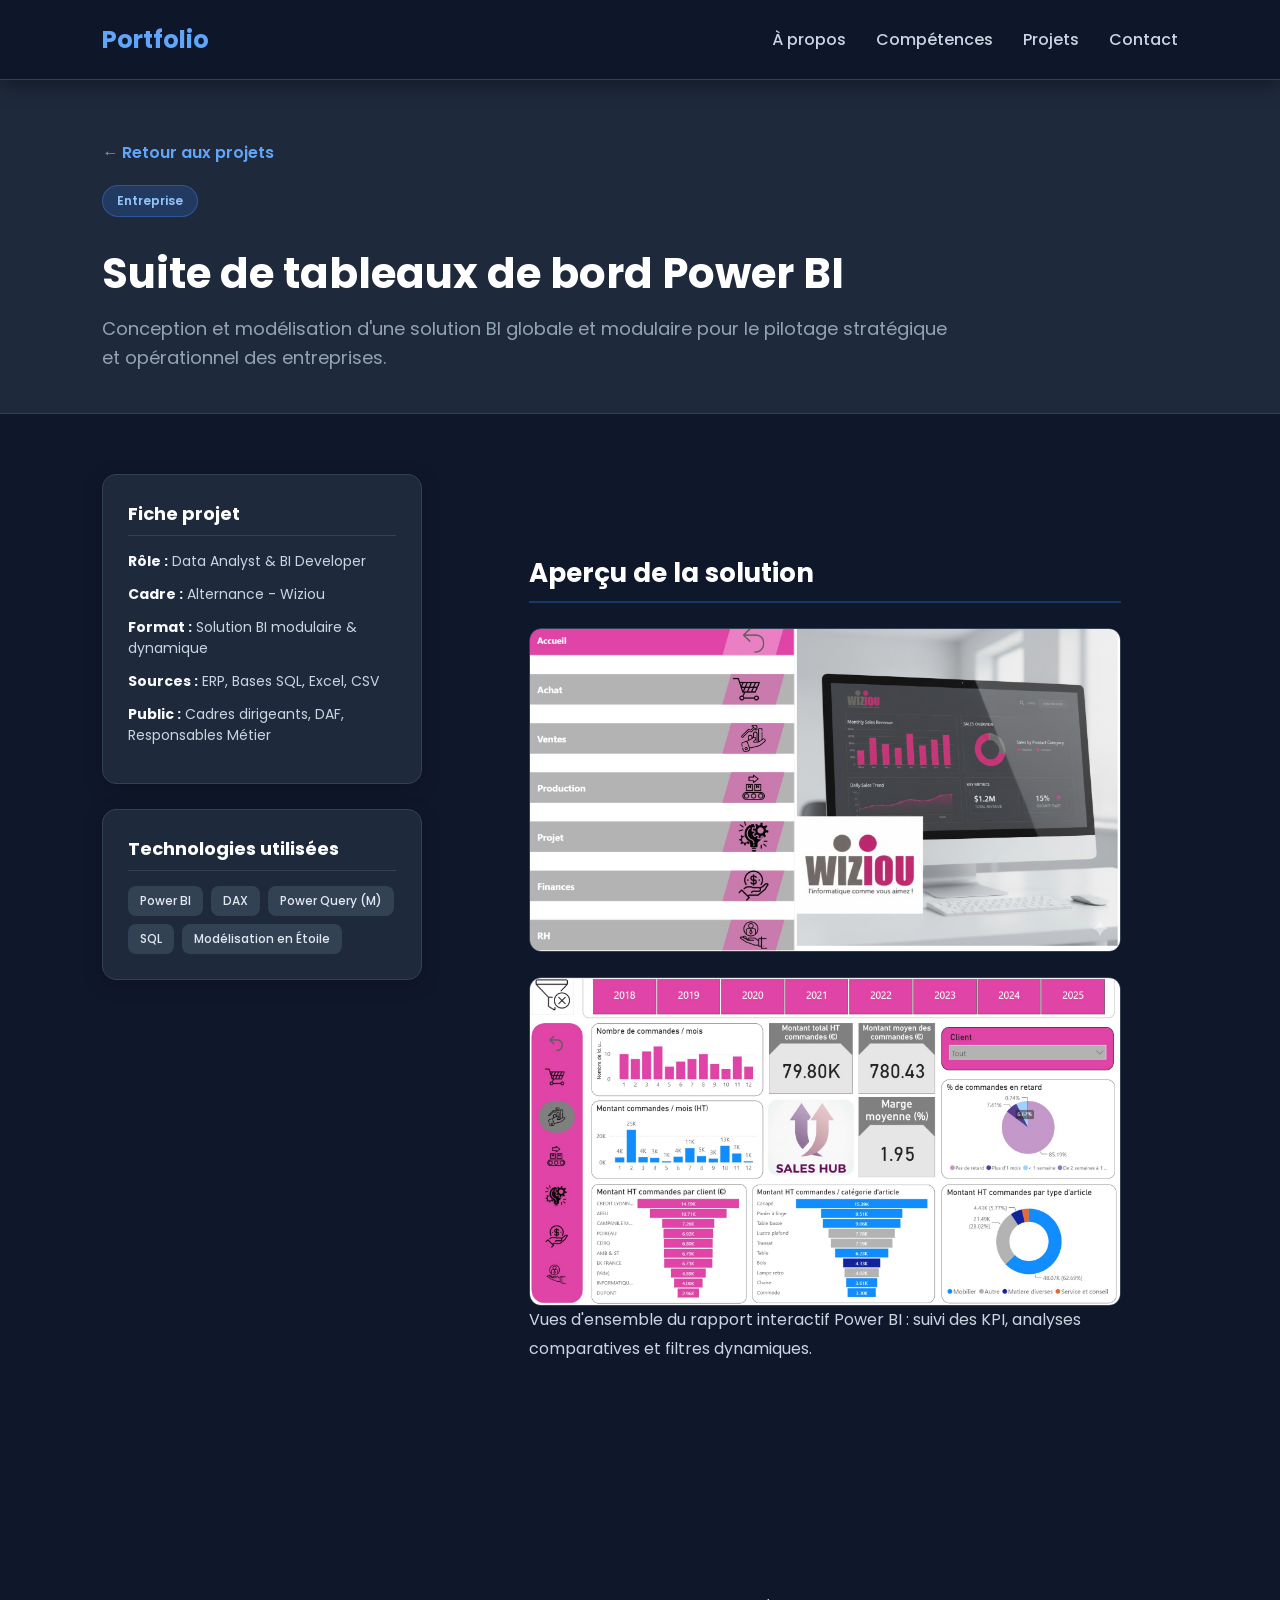
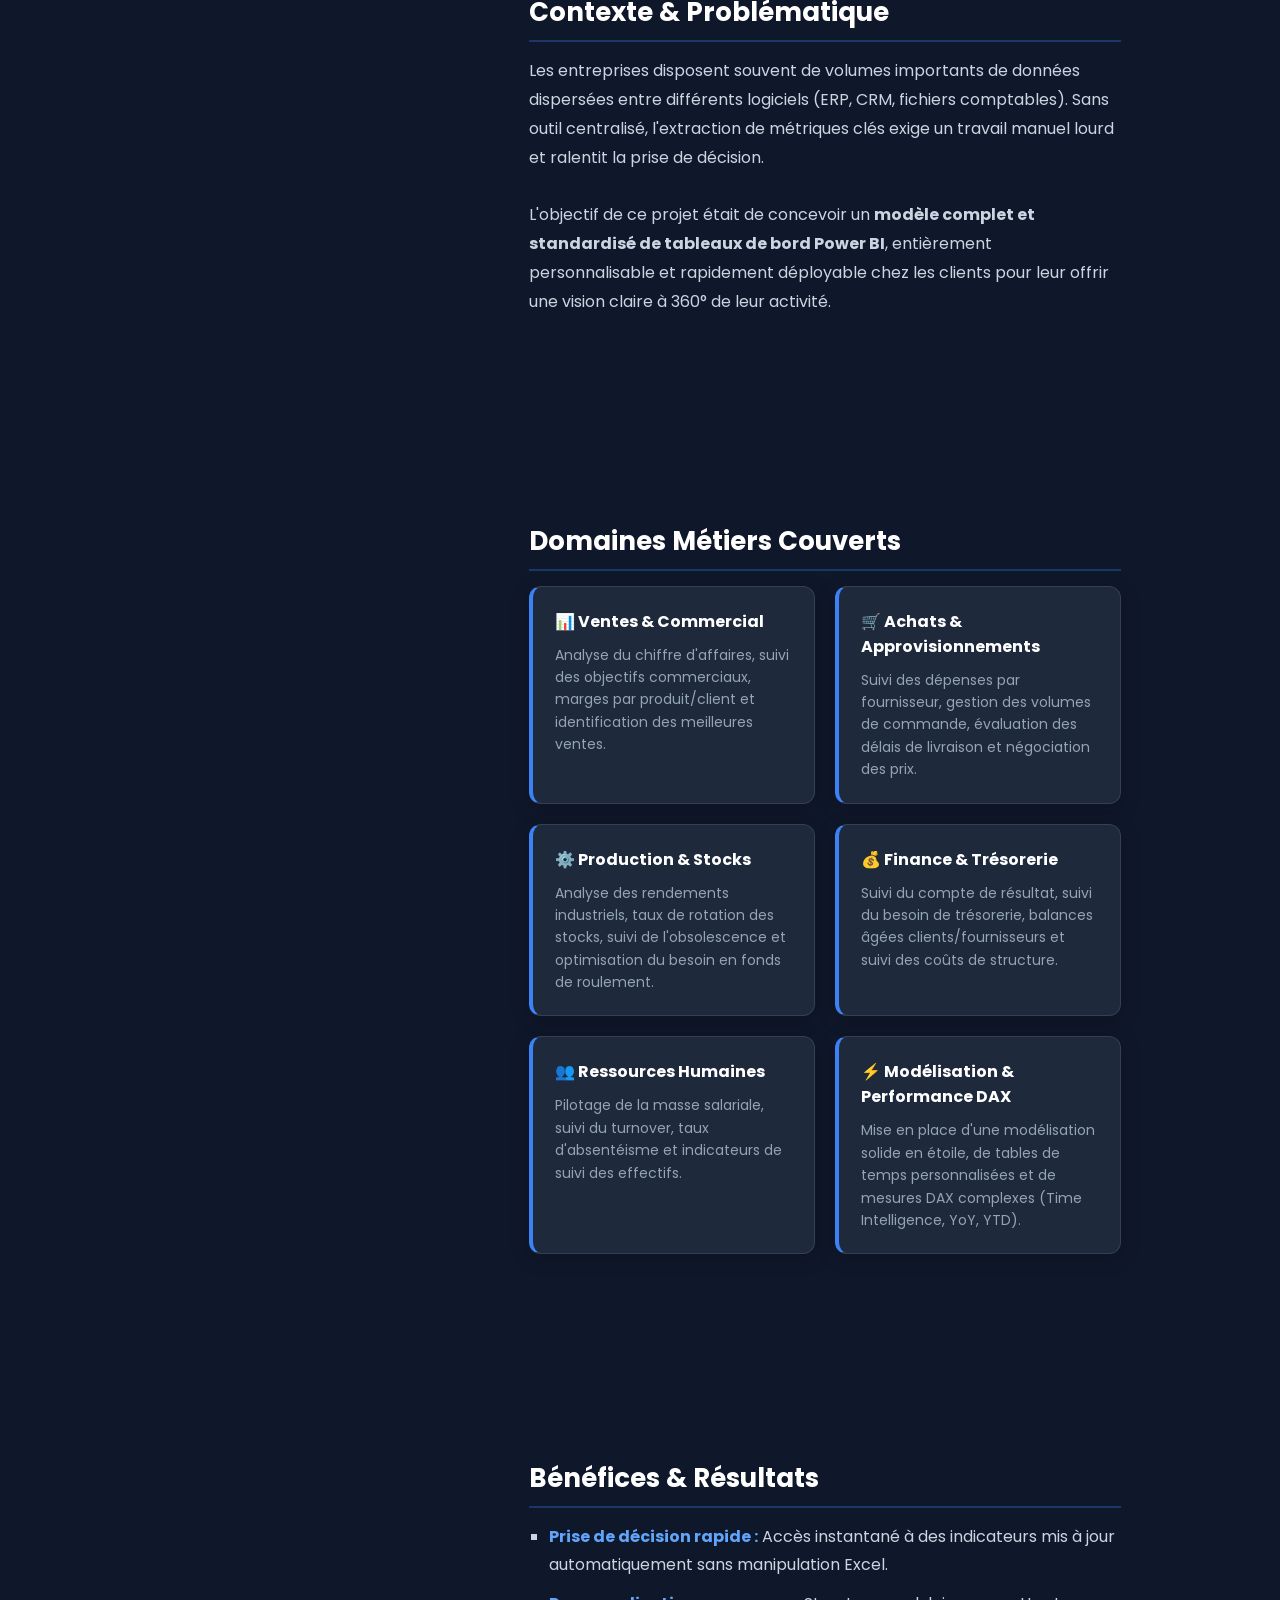
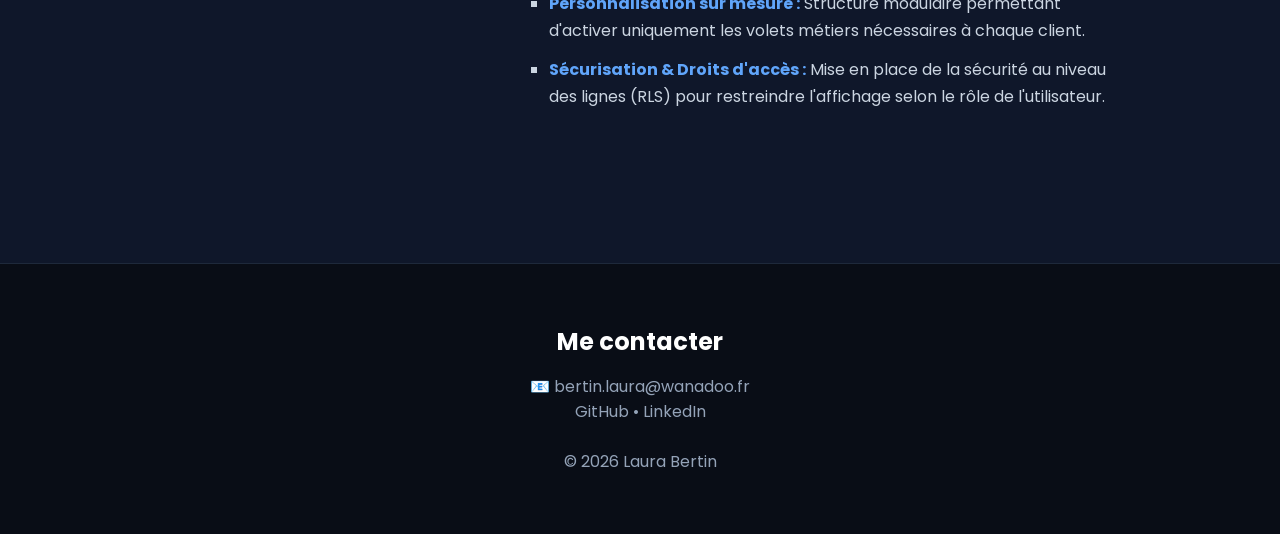
<file: pages/project-powerbi.html>
<!DOCTYPE html>
<html lang="fr">

<head>
    <meta charset="UTF-8">
    <meta name="viewport" content="width=device-width, initial-scale=1.0">
    <title>Suite de Tableaux de Bord Power BI | Laura Bertin</title>

    <link rel="stylesheet" href="../style.css">

    <!-- Police Google -->
    <link href="https://fonts.googleapis.com/css2?family=Poppins:wght@300;400;600;700&display=swap" rel="stylesheet">
</head>

<body>

    <!-- ===== Navigation ===== -->

    <nav>

        <div class="logo"><a href="../index.html" style="text-decoration:none; color:inherit;">Portfolio</a></div>

        <ul>
            <li><a href="../index.html#about">À propos</a></li>
            <li><a href="../index.html#skills">Compétences</a></li>
            <li><a href="../index.html#projects">Projets</a></li>
            <li><a href="../index.html#contact">Contact</a></li>
        </ul>

    </nav>

    <!-- ===== En-tête Projet ===== -->

    <header class="project-header">

        <a href="../index.html#projects" class="back-link">← Retour aux projets</a>

        <div class="project-title-area">
            <span class="badge pro">Entreprise</span>
            <h1>Suite de tableaux de bord Power BI</h1>
            <p class="subtitle">Conception et modélisation d'une solution BI globale et modulaire pour le pilotage stratégique et opérationnel des entreprises.</p>
        </div>

    </header>

    <!-- ===== Contenu Détaillé du Projet ===== -->

    <main class="project-detail-container">

        <!-- Barres d'informations latérales -->
        <aside class="project-sidebar">

            <div class="sidebar-card">
                <h3>Fiche projet</h3>
                <ul>
                    <li><strong>Rôle :</strong> Data Analyst & BI Developer</li>
                    <li><strong>Cadre :</strong> Alternance - Wiziou</li>
                    <li><strong>Format :</strong> Solution BI modulaire & dynamique</li>
                    <li><strong>Sources :</strong> ERP, Bases SQL, Excel, CSV</li>
                    <li><strong>Public :</strong> Cadres dirigeants, DAF, Responsables Métier</li>
                </ul>
            </div>

            <div class="sidebar-card">
                <h3>Technologies utilisées</h3>
                <div class="tech-tags">
                    <span class="tag">Power BI</span>
                    <span class="tag">DAX</span>
                    <span class="tag">Power Query (M)</span>
                    <span class="tag">SQL</span>
                    <span class="tag">Modélisation en Étoile</span>
                </div>
            </div>

        </aside>

        <!-- Description principale -->
        <article class="project-content">

            <!-- Section Capture d'écran -->
        <section class="project-section">
            <h2>Aperçu de la solution</h2>
            <div class="project-media">
                <div class="project-gallery">
                    <img src="../assets/powerbi-screenshot.jpg" alt="Aperçu du Tableau de bord Power BI - Vue 1" class="project-img">
                    <img src="../assets/powerbi-screenshot2.jpg" alt="Aperçu du Tableau de bord Power BI - Vue 2" class="project-img">
                </div>
                <p class="img-caption">Vues d'ensemble du rapport interactif Power BI : suivi des KPI, analyses comparatives et filtres dynamiques.</p>
            </div>
        </section>

            <section class="project-section">
                <h2>Contexte & Problématique</h2>
                <p>
                    Les entreprises disposent souvent de volumes importants de données dispersées entre différents logiciels (ERP, CRM, fichiers comptables). Sans outil centralisé, l'extraction de métriques clés exige un travail manuel lourd et ralentit la prise de décision.
                    <br><br>
                    L'objectif de ce projet était de concevoir un <strong>modèle complet et standardisé de tableaux de bord Power BI</strong>, entièrement personnalisable et rapidement déployable chez les clients pour leur offrir une vision claire à 360° de leur activité.
                </p>
            </section>

            <section class="project-section">
                <h2>Domaines Métiers Couverts</h2>

                <div class="features-grid">

                    <div class="feature-item">
                        <h3>📊 Ventes & Commercial</h3>
                        <p>Analyse du chiffre d'affaires, suivi des objectifs commerciaux, marges par produit/client et identification des meilleures ventes.</p>
                    </div>

                    <div class="feature-item">
                        <h3>🛒 Achats & Approvisionnements</h3>
                        <p>Suivi des dépenses par fournisseur, gestion des volumes de commande, évaluation des délais de livraison et négociation des prix.</p>
                    </div>

                    <div class="feature-item">
                        <h3>⚙️ Production & Stocks</h3>
                        <p>Analyse des rendements industriels, taux de rotation des stocks, suivi de l'obsolescence et optimisation du besoin en fonds de roulement.</p>
                    </div>

                    <div class="feature-item">
                        <h3>💰 Finance & Trésorerie</h3>
                        <p>Suivi du compte de résultat, suivi du besoin de trésorerie, balances âgées clients/fournisseurs et suivi des coûts de structure.</p>
                    </div>

                    <div class="feature-item">
                        <h3>👥 Ressources Humaines</h3>
                        <p>Pilotage de la masse salariale, suivi du turnover, taux d'absentéisme et indicateurs de suivi des effectifs.</p>
                    </div>

                    <div class="feature-item">
                        <h3>⚡ Modélisation & Performance DAX</h3>
                        <p>Mise en place d'une modélisation solide en étoile, de tables de temps personnalisées et de mesures DAX complexes (Time Intelligence, YoY, YTD).</p>
                    </div>

                </div>
            </section>

            <section class="project-section">
                <h2>Bénéfices & Résultats</h2>
                <ul class="impact-list">
                    <li><strong>Prise de décision rapide :</strong> Accès instantané à des indicateurs mis à jour automatiquement sans manipulation Excel.</li>
                    <li><strong>Personnalisation sur mesure :</strong> Structure modulaire permettant d'activer uniquement les volets métiers nécessaires à chaque client.</li>
                    <li><strong>Sécurisation & Droits d'accès :</strong> Mise en place de la sécurité au niveau des lignes (RLS) pour restreindre l'affichage selon le rôle de l'utilisateur.</li>
                </ul>
            </section>

        </article>

    </main>

    <!-- ===== Contact Footer ===== -->

    <footer id="contact">

        <h2>Me contacter</h2>

        <p>
            📧 bertin.laura@wanadoo.fr
        </p>

        <p>
            GitHub • LinkedIn
        </p>

        <p style="margin-top:25px;">
            © 2026 Laura Bertin
        </p>

    </footer>
    <script src="../script.js"></script>
</body>

</html>
</file>
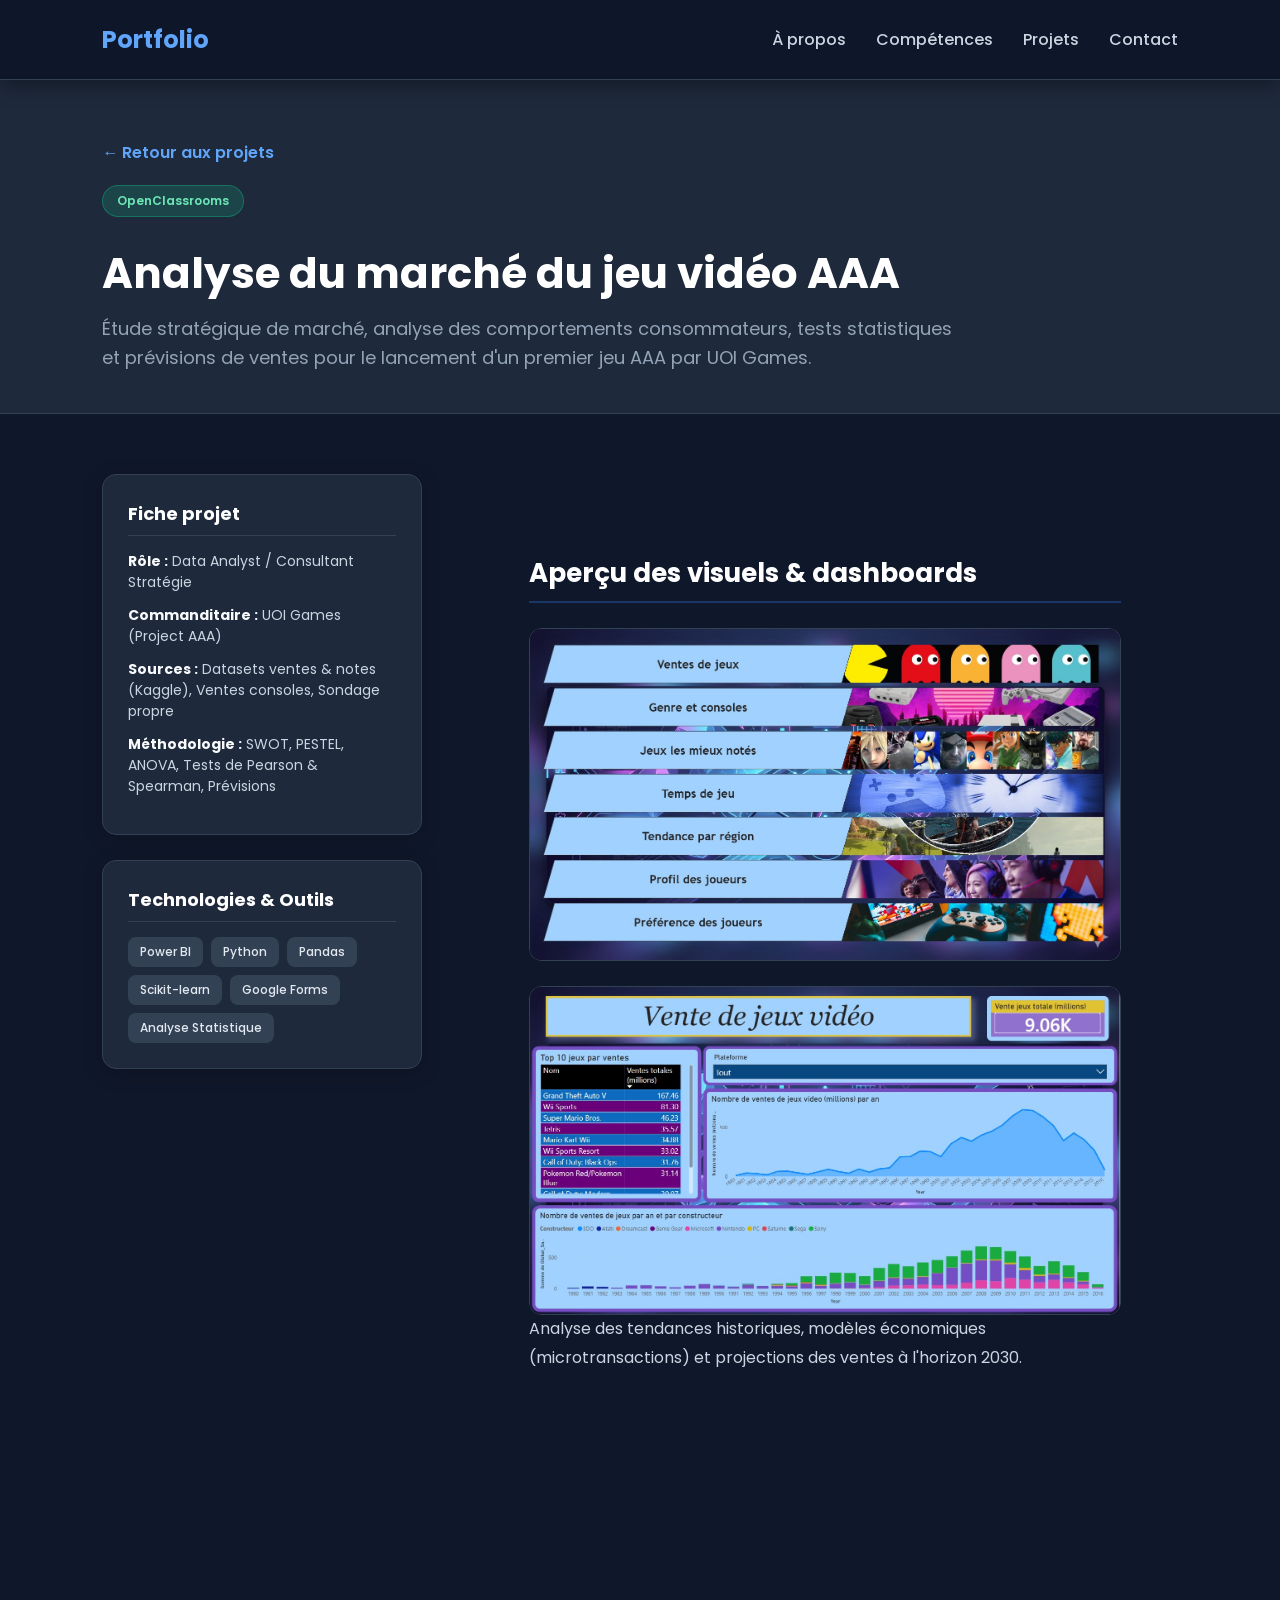
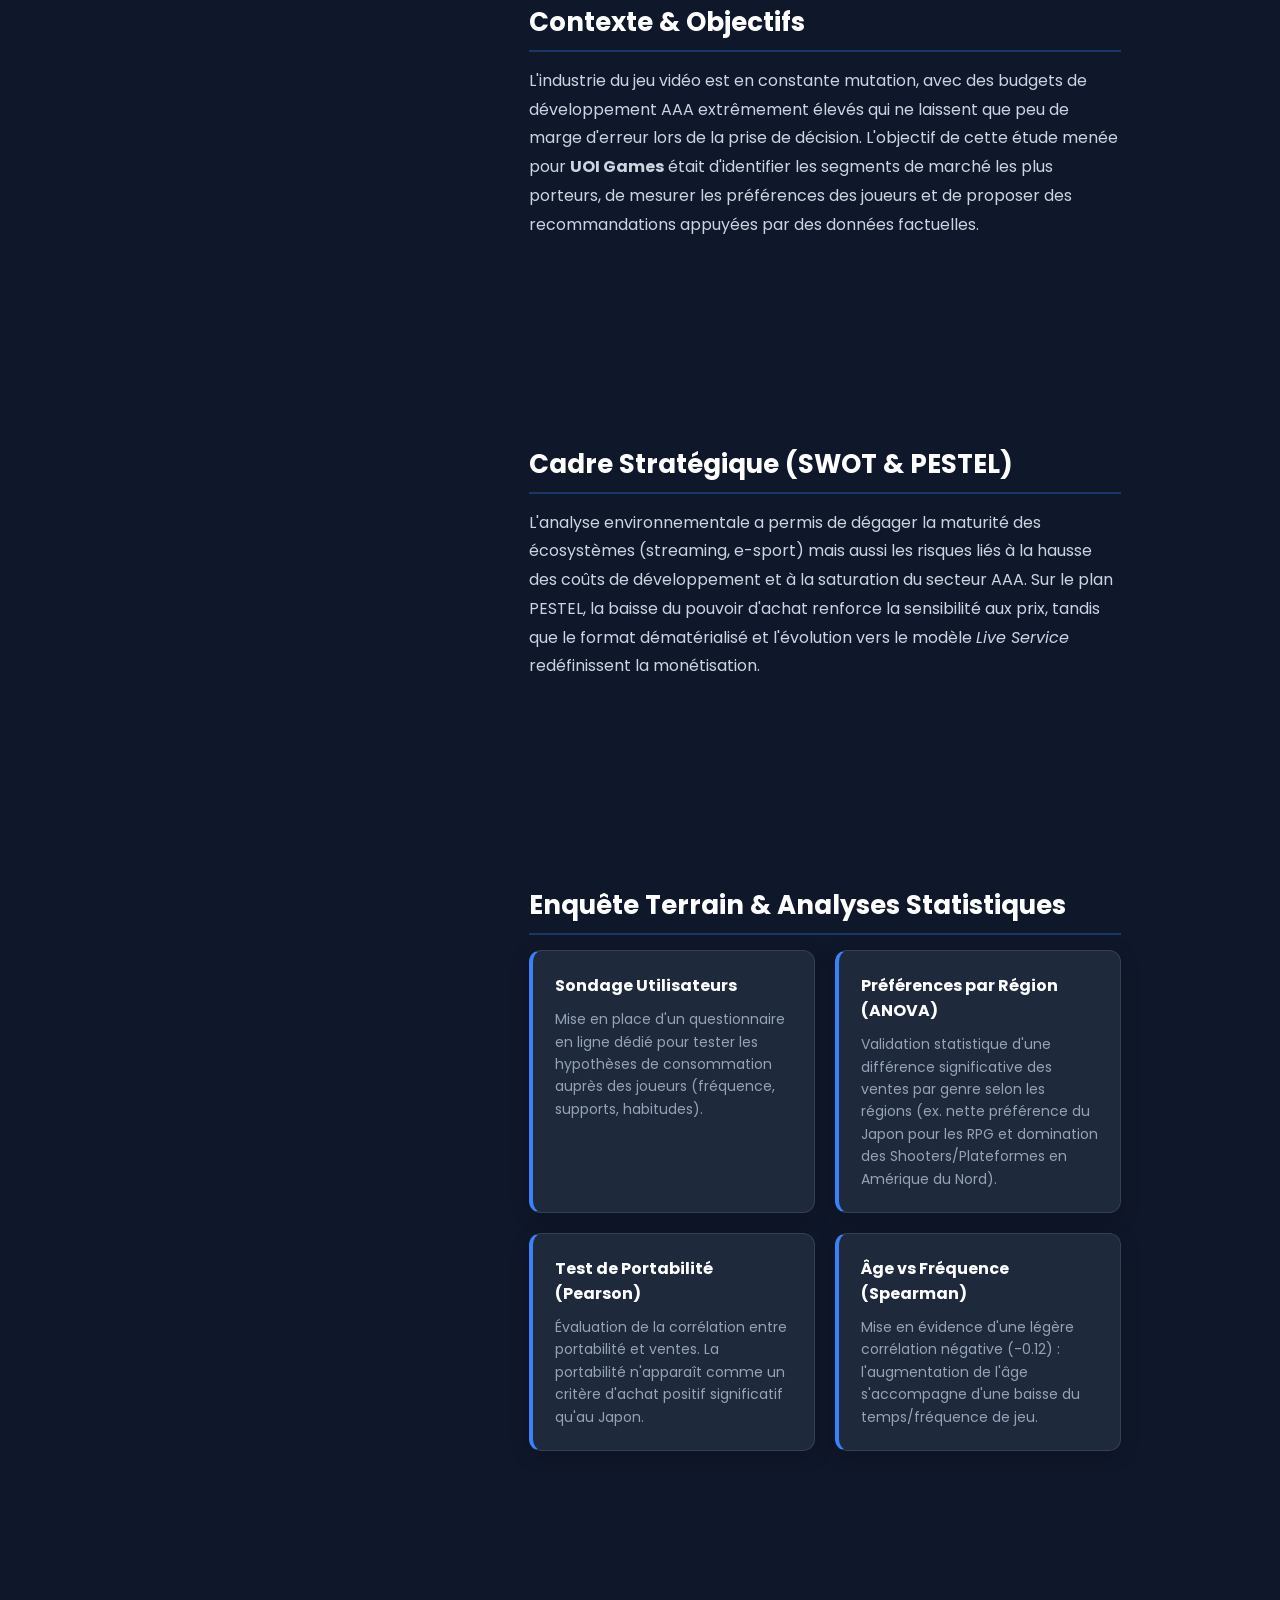
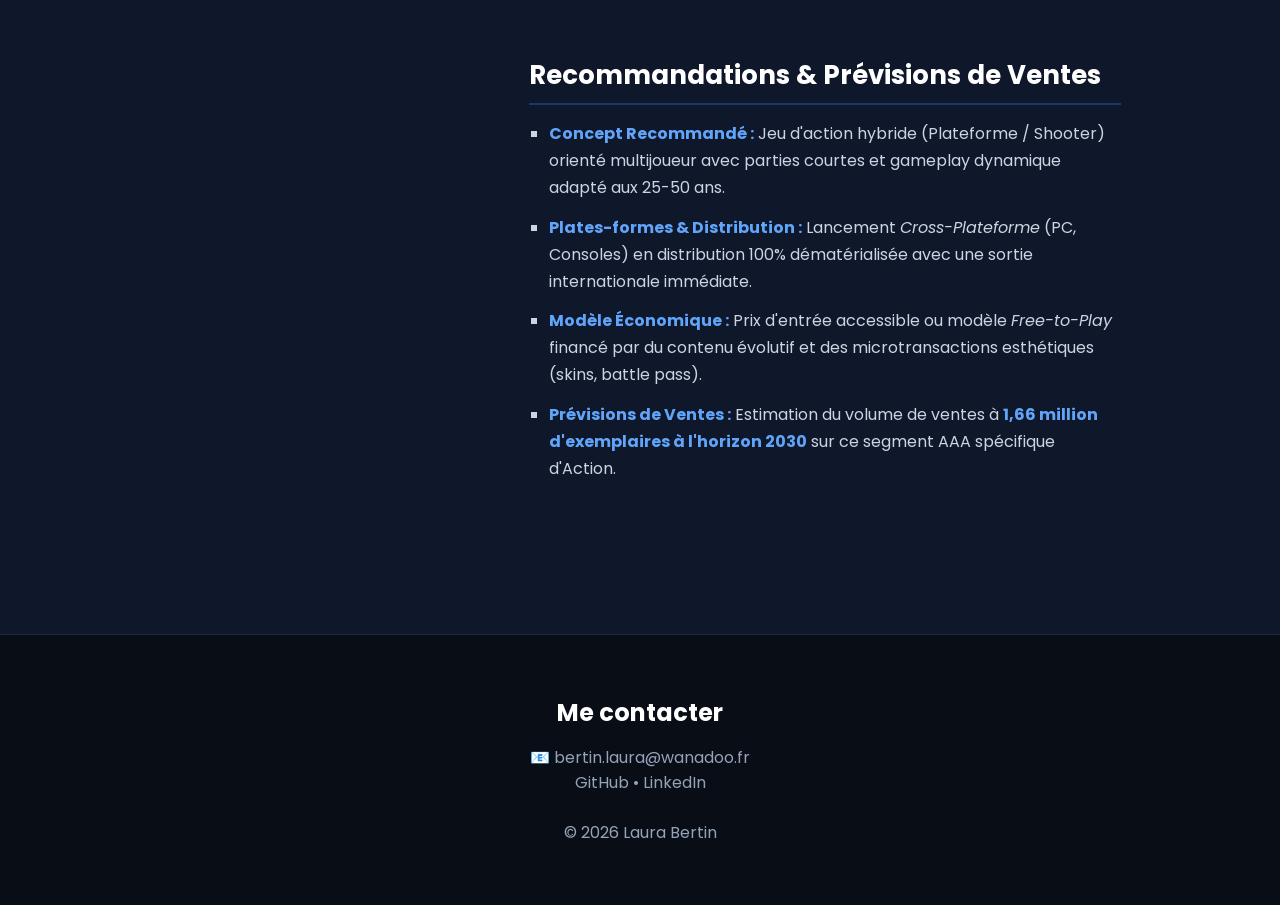
<file: pages/project-videogames.html>
<!DOCTYPE html>
<html lang="fr">

<head>
    <meta charset="UTF-8">
    <meta name="viewport" content="width=device-width, initial-scale=1.0">
    <title>Analyse du marché du Jeu Vidéo AAA | Laura Bertin</title>

    <link rel="stylesheet" href="../style.css">

    <!-- Police Google -->
    <link href="https://fonts.googleapis.com/css2?family=Poppins:wght@300;400;600;700&display=swap" rel="stylesheet">
</head>

<body>

    <!-- ===== Navigation ===== -->

    <nav>

        <div class="logo"><a href="../index.html" style="text-decoration:none; color:inherit;">Portfolio</a></div>

        <ul>
            <li><a href="../index.html#about">À propos</a></li>
            <li><a href="../index.html#skills">Compétences</a></li>
            <li><a href="../index.html#projects">Projets</a></li>
            <li><a href="../index.html#contact">Contact</a></li>
        </ul>

    </nav>

    <!-- ===== En-tête Projet ===== -->

    <header class="project-header">

        <a href="../index.html#projects" class="back-link">← Retour aux projets</a>

        <div class="project-title-area">
            <span class="badge formation">OpenClassrooms</span>
            <h1>Analyse du marché du jeu vidéo AAA</h1>
            <p class="subtitle">Étude stratégique de marché, analyse des comportements consommateurs, tests statistiques et prévisions de ventes pour le lancement d'un premier jeu AAA par UOI Games.</p>
        </div>

    </header>

    <!-- ===== Contenu Détaillé du Projet ===== -->

    <main class="project-detail-container">

        <!-- Barres d'informations latérales -->
        <aside class="project-sidebar">

            <div class="sidebar-card">
                <h3>Fiche projet</h3>
                <ul>
                    <li><strong>Rôle :</strong> Data Analyst / Consultant Stratégie</li>
                    <li><strong>Commanditaire :</strong> UOI Games (Project AAA)</li>
                    <li><strong>Sources :</strong> Datasets ventes & notes (Kaggle), Ventes consoles, Sondage propre</li>
                    <li><strong>Méthodologie :</strong> SWOT, PESTEL, ANOVA, Tests de Pearson & Spearman, Prévisions</li>
                </ul>
            </div>

            <div class="sidebar-card">
                <h3>Technologies & Outils</h3>
                <div class="tech-tags">
                    <span class="tag">Power BI</span>
                    <span class="tag">Python</span>
                    <span class="tag">Pandas</span>
                    <span class="tag">Scikit-learn</span>
                    <span class="tag">Google Forms</span>
                    <span class="tag">Analyse Statistique</span>
                </div>
            </div>

        </aside>

        <!-- Description principale -->
        <article class="project-content">

            <!-- Section Capture d'écran -->
            <section class="project-section">
                <h2>Aperçu des visuels & dashboards</h2>
                <div class="project-media">
                    <div class="project-gallery">
                        <img src="../assets/videogames-screenshot2.jpg" class="project-img">
                        <img src="../assets/videogames-screenshot1.jpg" alt="Analyse des ventes globales et prévisions" class="project-img">
                        <!-- <img src="../assets/videogames-screenshot2.jpg" alt="Proportion de microtransactions et prix moyens" class="project-img"> -->
                    </div>
                    <p class="img-caption">Analyse des tendances historiques, modèles économiques (microtransactions) et projections des ventes à l'horizon 2030.</p>
                </div>
            </section>

            <section class="project-section">
                <h2>Contexte & Objectifs</h2>
                <p>
                    L'industrie du jeu vidéo est en constante mutation, avec des budgets de développement AAA extrêmement élevés qui ne laissent que peu de marge d'erreur lors de la prise de décision.
                    L'objectif de cette étude menée pour <strong>UOI Games</strong> était d'identifier les segments de marché les plus porteurs, de mesurer les préférences des joueurs et de proposer des recommandations appuyées par des données factuelles.
                </p>
            </section>

            <section class="project-section">
                <h2>Cadre Stratégique (SWOT & PESTEL)</h2>
                <p>
                    L'analyse environnementale a permis de dégager la maturité des écosystèmes (streaming, e-sport) mais aussi les risques liés à la hausse des coûts de développement et à la saturation du secteur AAA.
                    Sur le plan PESTEL, la baisse du pouvoir d'achat renforce la sensibilité aux prix, tandis que le format dématérialisé et l'évolution vers le modèle <em>Live Service</em> redéfinissent la monétisation.
                </p>
            </section>

            <section class="project-section">
                <h2>Enquête Terrain & Analyses Statistiques</h2>
                <div class="features-grid">

                    <div class="feature-item">
                        <h3>Sondage Utilisateurs</h3>
                        <p>Mise en place d'un questionnaire en ligne dédié pour tester les hypothèses de consommation auprès des joueurs (fréquence, supports, habitudes).</p>
                    </div>

                    <div class="feature-item">
                        <h3>Préférences par Région (ANOVA)</h3>
                        <p>Validation statistique d'une différence significative des ventes par genre selon les régions (ex. nette préférence du Japon pour les RPG et domination des Shooters/Plateformes en Amérique du Nord).</p>
                    </div>

                    <div class="feature-item">
                        <h3>Test de Portabilité (Pearson)</h3>
                        <p>Évaluation de la corrélation entre portabilité et ventes. La portabilité n'apparaît comme un critère d'achat positif significatif qu'au Japon.</p>
                    </div>

                    <div class="feature-item">
                        <h3>Âge vs Fréquence (Spearman)</h3>
                        <p>Mise en évidence d'une légère corrélation négative (-0.12) : l'augmentation de l'âge s'accompagne d'une baisse du temps/fréquence de jeu.</p>
                    </div>

                </div>
            </section>

            <section class="project-section">
                <h2>Recommandations & Prévisions de Ventes</h2>
                <ul class="impact-list">
                    <li><strong>Concept Recommandé :</strong> Jeu d'action hybride (Plateforme / Shooter) orienté multijoueur avec parties courtes et gameplay dynamique adapté aux 25-50 ans.</li>
                    <li><strong>Plates-formes & Distribution :</strong> Lancement <em>Cross-Plateforme</em> (PC, Consoles) en distribution 100% dématérialisée avec une sortie internationale immédiate.</li>
                    <li><strong>Modèle Économique :</strong> Prix d'entrée accessible ou modèle <em>Free-to-Play</em> financé par du contenu évolutif et des microtransactions esthétiques (skins, battle pass).</li>
                    <li><strong>Prévisions de Ventes :</strong> Estimation du volume de ventes à <strong>1,66 million d'exemplaires à l'horizon 2030</strong> sur ce segment AAA spécifique d'Action.</li>
                </ul>
            </section>

        </article>

    </main>

    <!-- ===== Contact Footer ===== -->

    <footer id="contact">

        <h2>Me contacter</h2>

        <p>
            📧 bertin.laura@wanadoo.fr
        </p>

        <p>
            GitHub • LinkedIn
        </p>

        <p style="margin-top:25px;">
            © 2026 Laura Bertin
        </p>

    </footer>
    <script src="../script.js"></script>
</body>

</html>
</file>
<file: style.css>
/* ==========================================
   RESET & PALETTE DARK THEME
   ========================================== */

* {
    margin: 0;
    padding: 0;
    box-sizing: border-box;
}

body {
    font-family: 'Poppins', sans-serif;
    background: #0f172a; /* Fond principal très sombre */
    color: #f1f5f9;      /* Texte clair */
}

/* ==========================================
   NAVIGATION
   ========================================== */

nav {
    display: flex;
    justify-content: space-between;
    align-items: center;
    padding: 22px 8%;
    background: rgba(15, 23, 42, 0.9);
    backdrop-filter: blur(10px);
    box-shadow: 0 4px 20px rgba(0, 0, 0, 0.4);
    border-bottom: 1px solid #334155;
    position: sticky;
    top: 0;
    z-index: 100;
}

nav ul {
    display: flex;
    gap: 30px;
    list-style: none;
}

nav a {
    text-decoration: none;
    color: #cbd5e1;
    font-weight: 500;
    transition: color 0.2s;
}

nav a:hover {
    color: #60a5fa;
}

.logo, .logo a {
    font-size: 24px;
    font-weight: 700;
    color: #60a5fa !important;
    text-decoration: none;
}

/* ==========================================
   HERO SECTION
   ========================================== */

.hero {
    display: flex;
    justify-content: space-between;
    align-items: center;
    padding: 90px 8%;
    gap: 60px;
}

.hero h1 {
    font-size: 58px;
    margin-bottom: 10px;
    color: #ffffff;
}

.hero h2 {
    font-size: 28px;
    color: #60a5fa;
    margin-bottom: 25px;
}

.hero p {
    font-size: 19px;
    line-height: 1.7;
    color: #94a3b8;
    margin-bottom: 35px;
}

.hero-image img {
    width: 320px;
    border-radius: 50%;
    box-shadow: 0 0 50px rgba(59, 130, 246, 0.25);
    border: 3px solid #334155;
}

.buttons {
    display: flex;
    gap: 20px;
}

.btn-primary {
    background: #2563eb;
    color: #ffffff;
    padding: 14px 28px;
    border-radius: 10px;
    text-decoration: none;
    font-weight: 600;
    transition: background 0.2s, transform 0.2s;
}

.btn-primary:hover {
    background: #1d4ed8;
    transform: translateY(-2px);
}

.btn-secondary {
    border: 2px solid #3b82f6;
    padding: 14px 28px;
    border-radius: 10px;
    text-decoration: none;
    color: #60a5fa;
    font-weight: 600;
    transition: background 0.2s, transform 0.2s;
}

.btn-secondary:hover {
    background: rgba(59, 130, 246, 0.15);
    transform: translateY(-2px);
}

/* ==========================================
   SECTIONS & CARDS
   ========================================== */

section {
    padding: 80px 8%;
}

section h2 {
    font-size: 38px;
    margin-bottom: 20px;
    color: #ffffff;
}

.section-intro {
    margin-bottom: 40px;
    color: #94a3b8;
    max-width: 700px;
    font-size: 16px;
    line-height: 1.6;
}

.cards {
    display: grid;
    grid-template-columns: repeat(auto-fit, minmax(280px, 1fr));
    gap: 25px;
}

.card {
    background: #1e293b; /* Carte sombre */
    padding: 30px;
    border-radius: 16px;
    box-shadow: 0 10px 30px rgba(0, 0, 0, 0.3);
    border: 1px solid #334155;
    transition: transform 0.3s, border-color 0.3s, box-shadow 0.3s;
    display: flex;
    flex-direction: column;
    align-items: flex-start;
}

.card:hover {
    transform: translateY(-8px);
    border-color: #60a5fa;
    box-shadow: 0 15px 35px rgba(59, 130, 246, 0.15);
}

.card h3 {
    margin-bottom: 12px;
    color: #f8fafc;
    font-size: 20px;
}

.card p {
    margin-bottom: 15px;
    line-height: 1.6;
    color: #cbd5e1;
    font-size: 15px;
}

.card strong {
    margin-top: auto;
    display: block;
    font-size: 14px;
    color: #94a3b8;
}

.btn-detail {
    display: inline-block;
    margin-top: 15px;
    color: #60a5fa;
    text-decoration: none;
    font-weight: 600;
    font-size: 14px;
    transition: color 0.2s;
}

.btn-detail:hover {
    color: #93c5fd;
    text-decoration: underline;
}

/* ==========================================
   BADGES
   ========================================== */

.badge {
    display: inline-block;
    padding: 6px 14px;
    border-radius: 20px;
    font-size: 12px;
    font-weight: 600;
    margin-bottom: 15px;
    text-decoration: none;
    transition: transform 0.2s;
}

.badge:hover {
    transform: scale(1.05);
}

.pro {
    background: rgba(59, 130, 246, 0.2);
    color: #93c5fd;
    border: 1px solid rgba(59, 130, 246, 0.4);
}

.formation {
    background: rgba(16, 185, 129, 0.2);
    color: #6ee7b7;
    border: 1px solid rgba(16, 185, 129, 0.4);
}

.perso {
    background: rgba(168, 85, 247, 0.2);
    color: #d8b4fe;
    border: 1px solid rgba(168, 85, 247, 0.4);
}

/* ==========================================
   PAGE DÉTAIL PROJET
   ========================================== */

.project-header {
    background: #1e293b;
    padding: 60px 8% 40px 8%;
    border-bottom: 1px solid #334155;
}

.back-link {
    display: inline-block;
    color: #60a5fa;
    text-decoration: none;
    font-weight: 600;
    margin-bottom: 20px;
    transition: transform 0.2s;
}

.back-link:hover {
    transform: translateX(-5px);
}

.project-title-area h1 {
    font-size: 42px;
    margin: 10px 0;
    color: #ffffff;
}

.project-title-area .subtitle {
    font-size: 18px;
    color: #94a3b8;
    max-width: 850px;
    line-height: 1.6;
}

.project-detail-container {
    display: grid;
    grid-template-columns: 320px 1fr;
    gap: 50px;
    padding: 60px 8%;
    max-width: 1400px;
    margin: 0 auto;
}

.project-sidebar {
    display: flex;
    flex-direction: column;
    gap: 25px;
}

.sidebar-card {
    background: #1e293b;
    padding: 25px;
    border-radius: 14px;
    border: 1px solid #334155;
    box-shadow: 0 4px 20px rgba(0,0,0,0.2);
}

.sidebar-card h3 {
    font-size: 18px;
    margin-bottom: 15px;
    color: #ffffff;
    border-bottom: 1px solid #334155;
    padding-bottom: 8px;
}

.sidebar-card ul {
    list-style: none;
}

.sidebar-card li {
    font-size: 14px;
    color: #cbd5e1;
    margin-bottom: 12px;
    line-height: 1.5;
}

.sidebar-card strong {
    color: #f8fafc;
}

.tech-tags {
    display: flex;
    flex-wrap: wrap;
    gap: 8px;
}

.tag {
    background: #334155;
    color: #e2e8f0;
    padding: 6px 12px;
    border-radius: 8px;
    font-size: 12px;
    font-weight: 500;
}

.project-content {
    display: flex;
    flex-direction: column;
    gap: 45px;
}

.project-section h2 {
    font-size: 26px;
    color: #ffffff;
    margin-bottom: 15px;
    border-bottom: 2px solid rgba(59, 130, 246, 0.3);
    padding-bottom: 8px;
}

.project-section p {
    font-size: 16px;
    line-height: 1.8;
    color: #cbd5e1;
}

/* Galerie & Visuels
.project-media {
    margin: 20px 0;
    text-align: center;
}

.project-gallery {
    display: grid;
    grid-template-columns: repeat(auto-fit, minmax(320px, 1fr));
    gap: 20px;
    margin-bottom: 10px;
}

.project-img {
    width: 100%;
    border-radius: 12px;
    box-shadow: 0 10px 30px rgba(0, 0, 0, 0.4);
    border: 1px solid #334155;
}

.img-caption {
    font-size: 13px !important;
    color: #94a3b8 !important;
    margin-top: 10px;
    font-style: italic;
}
 */
/* Grille des fonctionnalités */
.features-grid {
    display: grid;
    grid-template-columns: repeat(auto-fit, minmax(280px, 1fr));
    gap: 20px;
    margin-top: 15px;
}

.feature-item {
    background: #1e293b;
    padding: 22px;
    border-radius: 12px;
    border-left: 4px solid #3b82f6;
    border-top: 1px solid #334155;
    border-right: 1px solid #334155;
    border-bottom: 1px solid #334155;
    box-shadow: 0 4px 20px rgba(0, 0, 0, 0.2);
}

.feature-item h3 {
    font-size: 16px;
    color: #ffffff;
    margin-bottom: 10px;
}

.feature-item p {
    font-size: 14px;
    color: #94a3b8;
    line-height: 1.6;
}

.impact-list {
    list-style-type: square;
    padding-left: 20px;
    margin-top: 10px;
}

.impact-list li {
    font-size: 16px;
    color: #cbd5e1;
    margin-bottom: 12px;
    line-height: 1.7;
}

.impact-list strong {
    color: #60a5fa;
}

/* ==========================================
   FOOTER
   ========================================== */

footer {
    background: #090d16;
    color: #94a3b8;
    text-align: center;
    padding: 60px 8%;
    border-top: 1px solid #1e293b;
}

footer h2 {
    color: #ffffff;
    margin-bottom: 15px;
}

/* ==========================================
   RESPONSIVE
   ========================================== */

@media (max-width: 900px) {
    .hero {
        flex-direction: column;
        text-align: center;
        padding-top: 50px;
    }

    .buttons {
        justify-content: center;
    }

    .project-detail-container {
        grid-template-columns: 1fr;
    }
}

/* ==========================================
   ZONE MÉDIA & TAILLE DES IMAGES (CADRÉES)
   ========================================== */

.project-media {
    margin: 25px 0;
    width: 100%;
}
.project-gallery {
    display: grid;
    grid-template-columns: repeat(auto-fit, minmax(300px, 1fr));
    gap: 25px;
    width: 100%;
    align-items: start;   /* empêche l'étirement vertical des cellules */
}

.img-zoom-container {
    position: relative;
    width: 100%;
    max-width: 750px;
    margin: 0 auto;
    border-radius: 12px;
    overflow: hidden;
    height: auto;         /* force le wrapper à s'ajuster au contenu réel */
}
.project-img {
    width: 100%;
    max-height: 480px;
    object-fit: contain;
    display: block;
    border-radius: 12px;
    border: 1px solid #334155;
    background: #0b1120;
    box-shadow: 0 10px 30px rgba(0, 0, 0, 0.4);
    transition: transform 0.1s ease-out;
    cursor: zoom-in;
}
</file>
